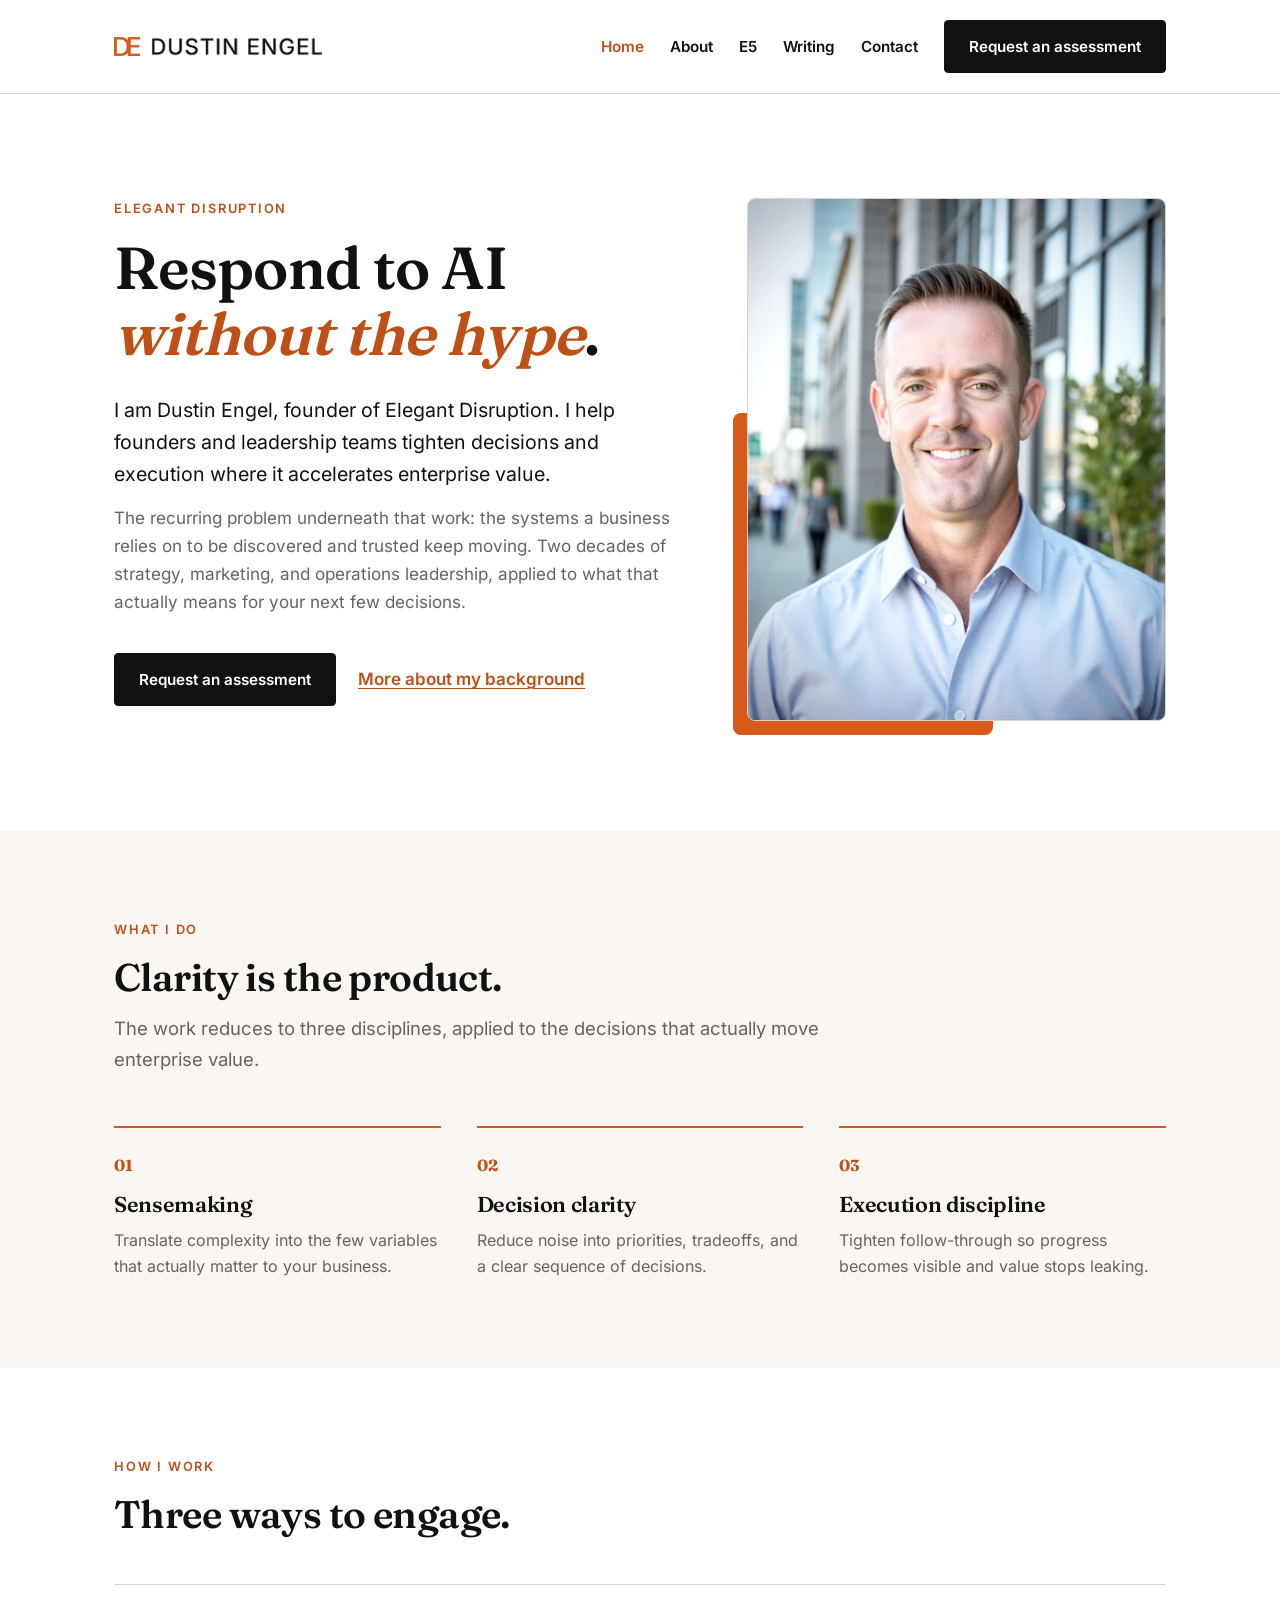
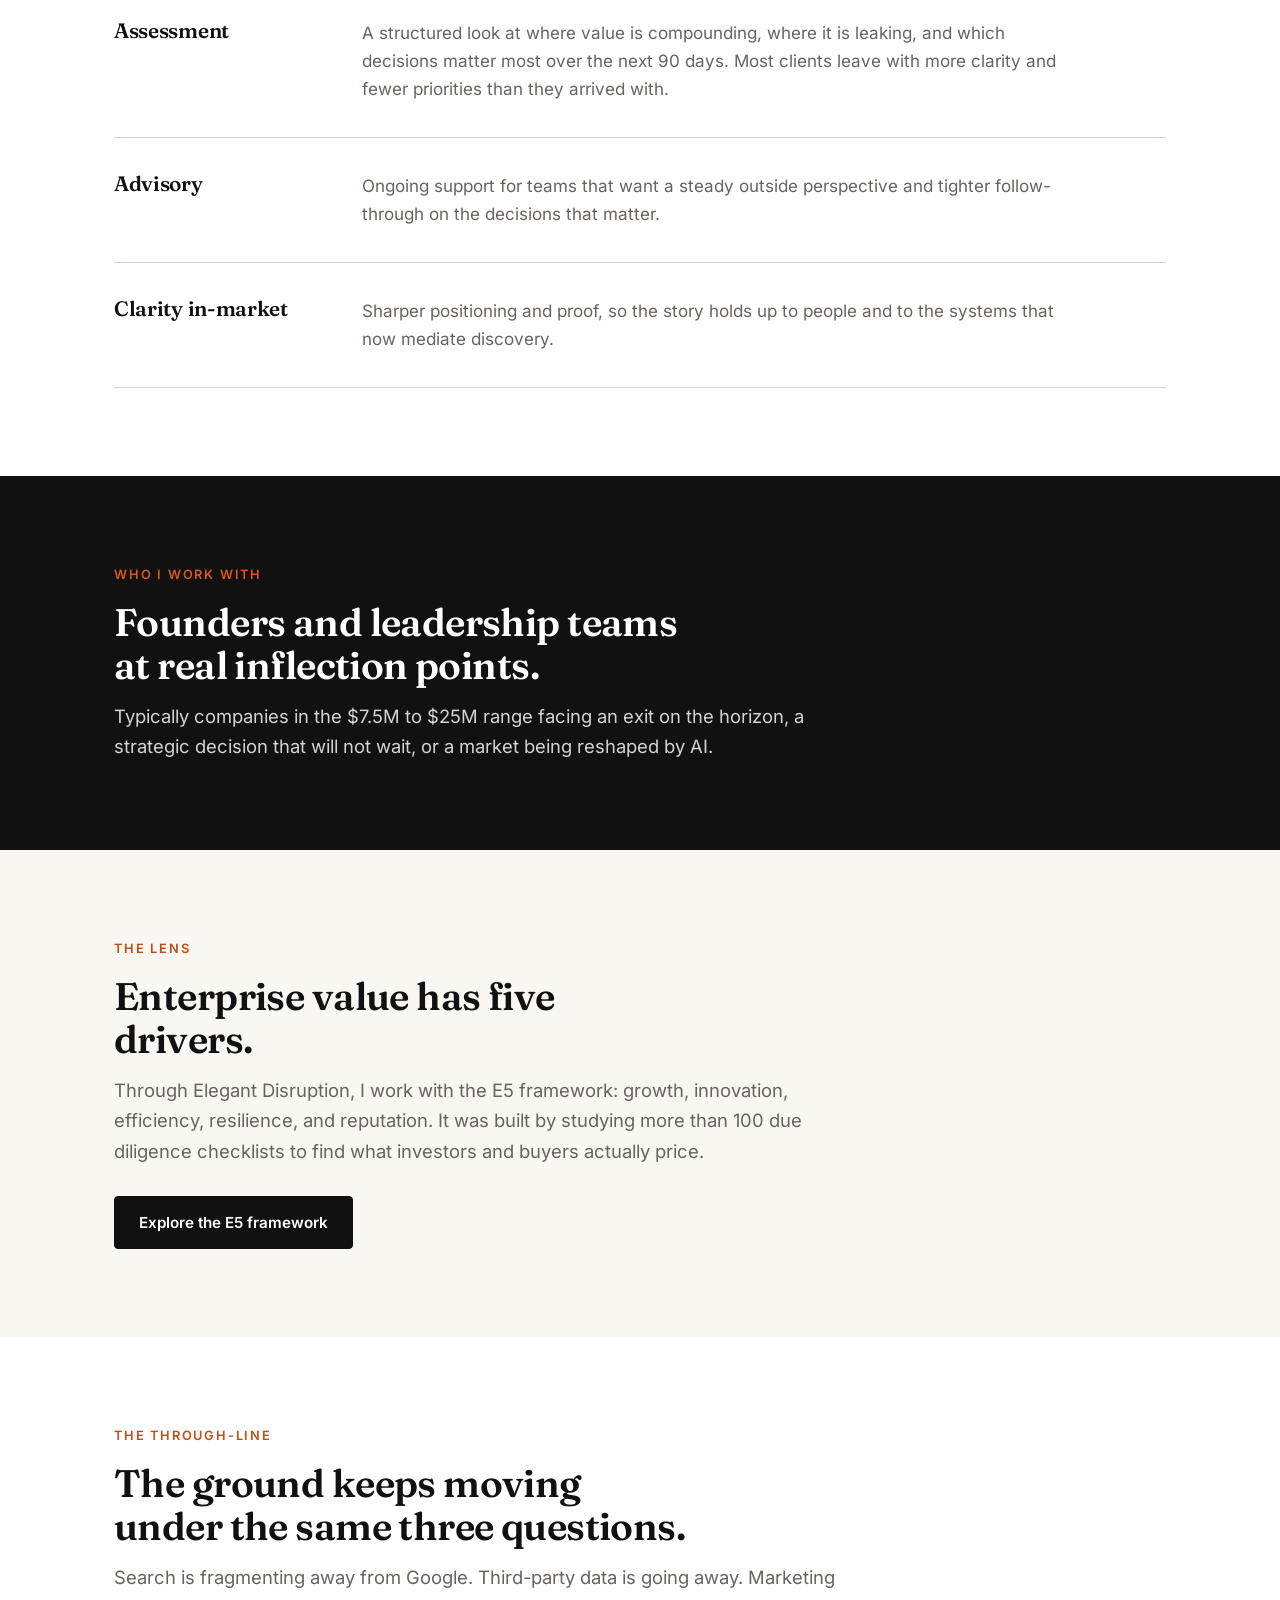
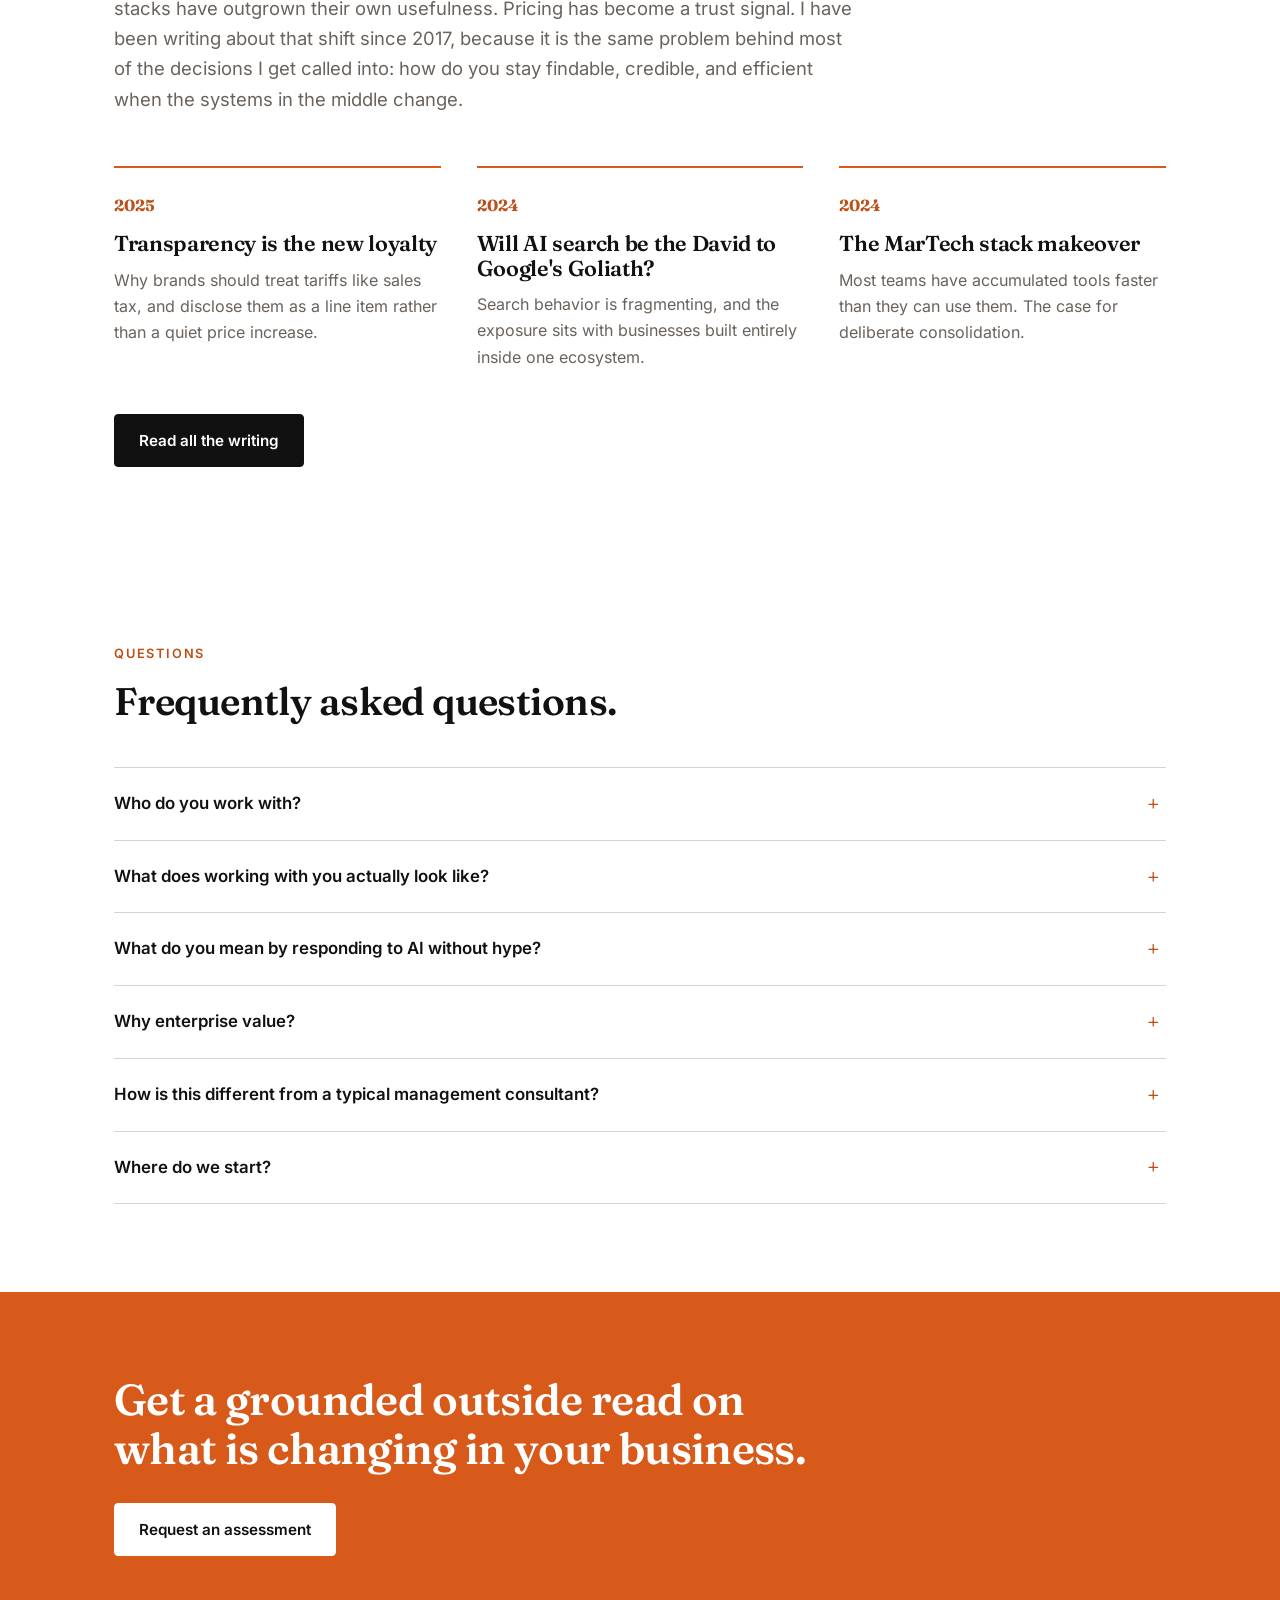
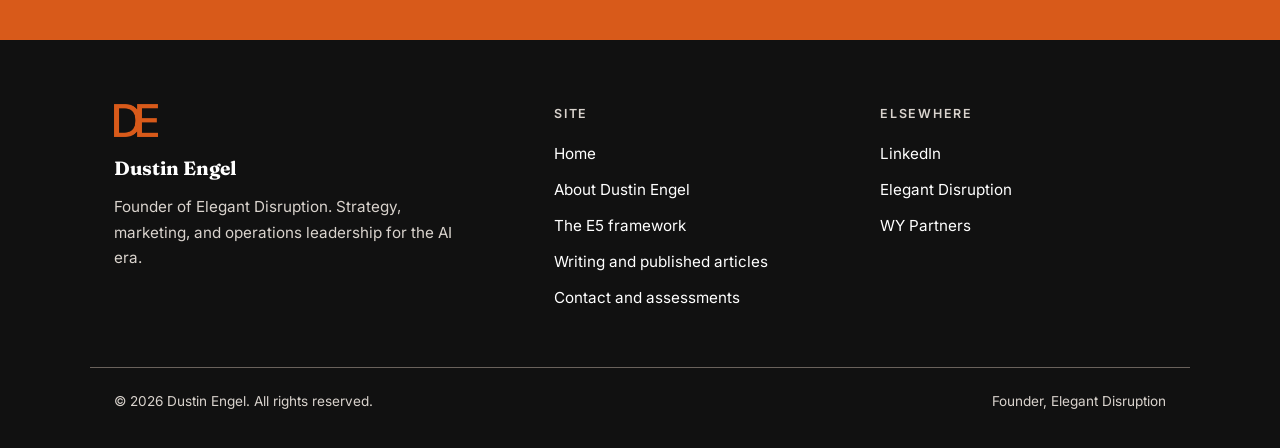
<file: index.html>
<!DOCTYPE html>
<html lang="en">
<head>
<meta charset="utf-8">
<meta name="viewport" content="width=device-width, initial-scale=1">
<title>Dustin Engel | AI-Era Strategy Advisory for Founders</title>
<meta name="description" content="Dustin Engel, founder of Elegant Disruption, helps founders stay findable, credible, and efficient as AI reshapes the systems in the middle.">
<link rel="canonical" href="https://dustin.jakelabate.com/">
<link rel="icon" href="favicon.ico" sizes="48x48">
<link rel="apple-touch-icon" href="apple-touch-icon.png">
<meta property="og:type" content="profile">
<meta property="og:site_name" content="Dustin Engel">
<meta property="og:title" content="Dustin Engel | AI-Era Strategy Advisory for Founders">
<meta property="og:description" content="Advisory for founders and leadership teams responding to AI without hype: sensemaking, decision clarity, and execution discipline.">
<meta property="og:url" content="https://dustin.jakelabate.com/">
<meta property="og:image" content="https://dustin.jakelabate.com/img/og/index.png">
<meta property="og:image:width" content="1200">
<meta property="og:image:height" content="630">
<meta property="og:image:alt" content="Dustin Engel, AI-era strategy advisory for founders">
<meta name="twitter:card" content="summary_large_image">
<meta name="twitter:image" content="https://dustin.jakelabate.com/img/og/index.png">
<link rel="stylesheet" href="fonts/fonts.css">
<link rel="preload" as="font" type="font/woff2" href="fonts/fraunces-latin-600-normal.woff2" crossorigin>
<link rel="preload" as="font" type="font/woff2" href="fonts/inter-latin-400-normal.woff2" crossorigin>
<script type="application/ld+json">
{
  "@context": "https://schema.org",
  "@graph": [
    {
      "@type": "WebSite",
      "@id": "https://dustin.jakelabate.com/#website",
      "url": "https://dustin.jakelabate.com/",
      "name": "Dustin Engel",
      "publisher": { "@id": "https://dustin.jakelabate.com/#person" }
    },
    {
      "@type": "WebPage",
      "@id": "https://dustin.jakelabate.com/#webpage",
      "url": "https://dustin.jakelabate.com/",
      "name": "Dustin Engel | AI-Era Strategy Advisory for Founders",
      "isPartOf": { "@id": "https://dustin.jakelabate.com/#website" },
      "about": { "@id": "https://dustin.jakelabate.com/#person" }
    },
    {
      "@type": "Person",
      "@id": "https://dustin.jakelabate.com/#person",
      "name": "Dustin Engel",
      "url": "https://dustin.jakelabate.com/",
      "image": "https://dustin.jakelabate.com/img/dustin-engel-headshot.png",
      "jobTitle": "Founder and Principal Consultant",
      "description": "Strategy, marketing, and operations leader with two decades of experience across agencies, marketing technology, and corporate development. Founder of Elegant Disruption.",
      "worksFor": { "@id": "https://dustin.jakelabate.com/#org" },
      "alumniOf": { "@type": "CollegeOrUniversity", "name": "Seattle University" },
      "sameAs": [
        "https://www.dustinengel.com/",
        "https://www.linkedin.com/in/dustin/",
        "https://www.elegantdisruption.com/team",
        "https://wypartners.com/team/dustin-engel/",
        "https://www.aaaa.org/person/dustin-engel/"
      ]
    },
    {
      "@type": "Organization",
      "@id": "https://dustin.jakelabate.com/#org",
      "name": "Elegant Disruption",
      "url": "https://www.elegantdisruption.com/",
      "description": "Strategy and management consulting focused on unlocking enterprise value for marketing services and technology clients.",
      "founder": { "@id": "https://dustin.jakelabate.com/#person" }
    },
    {
      "@type": "FAQPage",
      "@id": "https://dustin.jakelabate.com/#faq",
      "mainEntity": [
        {
          "@type": "Question",
          "name": "Who do you work with?",
          "acceptedAnswer": { "@type": "Answer", "text": "Founders and leadership teams, typically at companies in the $7.5M to $25M range, who are navigating real inflection points: an exit on the horizon, a strategic decision that will not wait, or a market being reshaped by AI." }
        },
        {
          "@type": "Question",
          "name": "What does working with you actually look like?",
          "acceptedAnswer": { "@type": "Answer", "text": "There are two main ways we work together. An assessment is a structured engagement where we look honestly at where value is compounding, where it is leaking, and which decisions matter most over the next 90 days. Advisory is ongoing support for teams that want a steady outside perspective and tighter follow-through." }
        },
        {
          "@type": "Question",
          "name": "What do you mean by responding to AI without hype?",
          "acceptedAnswer": { "@type": "Answer", "text": "Most of the AI conversation right now is noisy, either breathless excitement or vague fear. Neither is useful when you are trying to run a business. The useful work is grounding AI choices in your actual decisions and economics, and tightening execution where it accelerates enterprise value." }
        },
        {
          "@type": "Question",
          "name": "Why enterprise value?",
          "acceptedAnswer": { "@type": "Answer", "text": "Enterprise value is shorthand for what actually compounds over time, versus what just creates motion." }
        },
        {
          "@type": "Question",
          "name": "How is this different from a typical management consultant?",
          "acceptedAnswer": { "@type": "Answer", "text": "No team of analysts, and no 90-page report. The work is hands-on, direct, and focused on the decisions in front of you right now." }
        },
        {
          "@type": "Question",
          "name": "Where do we start?",
          "acceptedAnswer": { "@type": "Answer", "text": "Request an assessment. It is a structured conversation about where you are, what is driving your priorities, and whether there is a clear fit." }
        }
      ]
    }
  ]
}
</script>
<style>
/* Shared styles inlined into every page. Source of truth for the design system. */
:root{
  --ink:#111111;
  --paper:#ffffff;
  --cream:#faf6f2;
  --muted:#6a625c;
  --brand:#d85a1a;
  --brand-text:#bd4f17;
  --brand-text-dark:#d85a1a;
  --paper-dim:#d9d3cd;
}
*{box-sizing:border-box;margin:0;padding:0}
html{scroll-behavior:smooth}
body{
  font-family:'Inter','Inter Fallback',Arial,sans-serif;
  color:var(--ink);
  background:var(--paper);
  font-size:1.0625rem;
  line-height:1.65;
  -webkit-font-smoothing:antialiased;
}
h1,h2,h3{font-family:'Fraunces','Fraunces Fallback',Georgia,serif;font-weight:600;line-height:1.12;letter-spacing:-0.015em}
img{max-width:100%;height:auto;display:block}
a{color:var(--brand-text);text-decoration-thickness:1px;text-underline-offset:3px}
a:hover{text-decoration-thickness:2px}
:focus-visible{outline:3px solid var(--brand);outline-offset:2px;border-radius:2px}
.wrap{max-width:1100px;margin:0 auto;padding:0 24px}
.skip{position:absolute;left:-9999px;top:0;background:var(--ink);color:var(--paper);padding:10px 16px;z-index:99}
.skip:focus{left:12px;top:12px}

/* Header */
.site-header{background:var(--paper);border-bottom:1px solid var(--paper-dim)}
.nav-row{display:flex;align-items:center;justify-content:space-between;gap:20px;padding:20px 24px}
.wordmark{display:flex;align-items:center;gap:11px;text-decoration:none}
.wordmark img.mark{width:26px;height:auto}
.wordmark img.type{width:172px;height:auto}
.site-nav{display:flex;align-items:center;gap:26px}
.site-nav a{color:var(--ink);text-decoration:none;font-size:0.95rem;font-weight:600}
.site-nav a:hover{color:var(--brand-text)}
.site-nav a[aria-current="page"]{color:var(--brand-text)}
.site-nav a.btn{color:var(--paper)}
.site-nav a.btn:hover{color:var(--paper)}

/* Buttons */
.btn{display:inline-block;background:var(--ink);color:var(--paper);font-weight:600;font-size:0.95rem;padding:13px 24px;border-radius:4px;text-decoration:none;border:1px solid var(--ink)}
.btn:hover{background:var(--brand);border-color:var(--brand)}
.btn-on-dark{background:var(--paper);color:var(--ink);border-color:var(--paper)}
.btn-on-dark:hover{background:var(--cream);border-color:var(--cream);color:var(--ink)}
.text-link{font-weight:600}

/* Sections */
.section{padding:88px 0}
.section-cream{background:var(--cream)}
.section-dark{background:var(--ink);color:var(--paper)}
.section-dark a{color:var(--brand-text-dark)}
.kicker{display:block;font-size:0.8rem;font-weight:600;letter-spacing:0.14em;text-transform:uppercase;color:var(--brand-text);margin-bottom:16px}
.section-dark .kicker{color:var(--brand-text-dark)}
.section h2{font-size:clamp(1.7rem,3.4vw,2.4rem);margin-bottom:14px;max-width:22ch}
.section .lede{font-size:1.15rem;color:var(--muted);max-width:62ch}
.section-dark .lede{color:var(--paper-dim)}
.rule{border:none;border-top:3px solid var(--brand);width:56px;margin:0 0 22px}

/* Hero */
.hero{padding:104px 0 96px}
.hero h1{font-size:clamp(2.3rem,5.4vw,3.7rem);max-width:20ch;margin-bottom:26px}
.hero h1 em{font-style:italic;color:var(--brand-text)}
.hero .intro{font-size:1.22rem;max-width:58ch;margin-bottom:14px}
.hero .sub{color:var(--muted);max-width:58ch;margin-bottom:36px}
.cta-row{display:flex;flex-wrap:wrap;gap:22px;align-items:center}

/* Card grid */
.grid-3{display:grid;grid-template-columns:repeat(3,1fr);gap:36px;margin-top:52px}
.card{border-top:2px solid var(--brand);padding-top:24px}
.card .num{font-family:'Fraunces','Fraunces Fallback',Georgia,serif;font-weight:700;font-size:1rem;color:var(--brand-text);display:block;margin-bottom:14px}
.card h3{font-size:1.35rem;margin-bottom:10px}
.card p{color:var(--muted);font-size:1rem}
.section-cream .card p{color:var(--muted)}

/* Engagement rows */
.rows{margin-top:48px;display:grid;gap:0}
.row-item{display:grid;grid-template-columns:220px 1fr;gap:28px;padding:34px 0;border-top:1px solid var(--paper-dim)}
.row-item:last-child{border-bottom:1px solid var(--paper-dim)}
.row-item h3{font-size:1.3rem}
.row-item p{color:var(--muted);max-width:64ch}

/* FAQ */
.faq{margin-top:44px}
.faq details{border-top:1px solid var(--paper-dim)}
.faq details:last-child{border-bottom:1px solid var(--paper-dim)}
.faq summary{cursor:pointer;font-weight:600;font-size:1.05rem;padding:22px 36px 22px 0;list-style:none;position:relative}
.faq summary::-webkit-details-marker{display:none}
.faq summary::after{content:"+";position:absolute;right:6px;top:50%;transform:translateY(-50%);font-family:'Fraunces','Fraunces Fallback',Georgia,serif;font-size:1.4rem;color:var(--brand-text)}
.faq details[open] summary::after{content:"\2212"}
.faq .answer{padding:0 0 24px;color:var(--muted);max-width:68ch}

/* CTA band */
.cta-band{background:var(--brand);padding:84px 0}
.cta-band h2{color:var(--paper);font-size:clamp(1.9rem,4vw,2.7rem);max-width:24ch;margin-bottom:30px}

/* Footer */
.site-footer{background:var(--ink);color:var(--paper);padding:64px 0 36px}
.footer-grid{display:grid;grid-template-columns:1.4fr 1fr 1fr;gap:40px}
.footer-mark{width:44px;height:auto;margin-bottom:16px}
.footer-name{font-family:'Fraunces','Fraunces Fallback',Georgia,serif;font-weight:700;font-size:1.2rem;margin-bottom:10px}
.footer-sub{color:var(--paper-dim);font-size:0.95rem;max-width:34ch}
.footer-h{font-size:0.78rem;font-weight:600;letter-spacing:0.14em;text-transform:uppercase;color:var(--paper-dim);margin-bottom:14px}
.footer-col ul{list-style:none}
.footer-col li{margin-bottom:8px}
.footer-col a{color:var(--paper);text-decoration:none;font-size:0.95rem}
.footer-col a:hover{color:var(--brand-text-dark);text-decoration:underline}
.footer-legal{margin-top:48px;padding-top:22px;border-top:1px solid var(--muted);color:var(--paper-dim);font-size:0.85rem;display:flex;justify-content:space-between;flex-wrap:wrap;gap:10px}

/* About page */
.bio-grid{display:grid;grid-template-columns:1.3fr 1fr;gap:56px;align-items:start}
.bio-grid > *{min-width:0}
.bio-grid img{width:100%;height:auto;border-radius:8px;border:1px solid var(--paper-dim)}
.photo-accent{padding:0 0 14px 14px;position:relative}
.photo-accent::before{content:"";position:absolute;left:0;bottom:0;width:60%;height:60%;background:var(--brand);border-radius:8px}
.photo-accent img{position:relative}
.photo-sticky{position:sticky;top:32px}
.chapter{display:grid;grid-template-columns:260px 1fr;gap:28px;padding:30px 0;border-top:1px solid var(--paper-dim)}
.chapter:last-child{border-bottom:1px solid var(--paper-dim)}
.chapter h3{font-size:1.2rem}
.chapter .num{font-family:'Fraunces','Fraunces Fallback',Georgia,serif;font-weight:700;color:var(--brand-text);display:block;font-size:1rem;margin-bottom:4px}
.chapter .org-note{font-size:0.9rem;color:var(--brand-text);font-weight:600}
.chapter p{color:var(--muted);max-width:60ch}
.fact-list{list-style:none;margin-top:26px}
.fact-list li{padding:14px 0 14px 26px;border-top:1px solid var(--paper-dim);position:relative;color:var(--muted)}
.fact-list li::before{content:"";position:absolute;left:2px;top:24px;width:9px;height:9px;background:var(--brand);border-radius:50%}
.fact-list li strong{color:var(--ink)}

/* Contact page */
.contact-grid{display:grid;grid-template-columns:1.2fr 1fr;gap:56px;margin-top:52px}
.contact-card{background:var(--cream);border-top:2px solid var(--brand);padding:30px;border-radius:6px}
.contact-card h3{font-size:1.2rem;margin-bottom:10px}
.contact-card p{color:var(--muted);font-size:1rem;margin-bottom:14px}

@media (max-width:860px){
  .photo-sticky{position:static}
  .wordmark img.type{width:140px}
  .wordmark img.mark{width:22px}
  .grid-3{grid-template-columns:1fr;gap:30px}
  .row-item,.chapter{grid-template-columns:1fr;gap:8px}
  .bio-grid,.contact-grid{grid-template-columns:1fr;gap:36px}
  .footer-grid{grid-template-columns:1fr;gap:32px}
  .section{padding:64px 0}
  .hero{padding:72px 0 64px}
  .site-nav{gap:16px}
  .site-nav .btn{display:none}
}

@media (max-width:620px){
  .nav-row{padding:16px 20px;gap:12px}
  .wordmark img.type{display:none}
  .wordmark img.mark{width:28px}
  .site-nav{gap:15px}
  .site-nav a{font-size:0.9rem}
  .wrap{padding:0 20px}
}

/* Writing list */
.pieces{margin-top:52px}
.piece{display:grid;grid-template-columns:170px 1fr;gap:32px;padding:32px 0;border-top:1px solid var(--paper-dim)}
.piece:last-child{border-bottom:1px solid var(--paper-dim)}
.piece .meta{font-size:0.85rem;font-weight:600;letter-spacing:0.08em;text-transform:uppercase;color:var(--brand-text)}
.piece .date{display:block;color:var(--muted);font-weight:400;letter-spacing:0.02em;text-transform:none;font-size:0.92rem;margin-top:5px}
.piece h3{font-size:1.3rem;margin-bottom:9px;max-width:34ch}
.piece h3 a{color:var(--ink);text-decoration:none}
.piece h3 a:hover{color:var(--brand-text);text-decoration:underline}
.piece p{color:var(--muted);max-width:62ch;margin-bottom:12px}
.piece .go{font-size:0.92rem;font-weight:600}
.quote{border-left:3px solid var(--brand);padding:2px 0 2px 20px;margin:16px 0 0;font-family:'Fraunces','Fraunces Fallback',Georgia,serif;font-size:1.12rem;line-height:1.45;max-width:48ch;color:var(--ink)}
/* Deals */
.deals{display:grid;grid-template-columns:repeat(3,1fr);gap:32px;margin-top:48px}
.deal{background:var(--paper);border-top:3px solid var(--brand);padding:26px 24px 28px;border-radius:0 0 6px 6px}
.section-cream .deal{background:var(--paper)}
.deal h3{font-size:1.25rem;margin-bottom:8px}
.deal p{color:var(--muted);font-size:0.97rem}
@media (max-width:860px){
  .piece{grid-template-columns:1fr;gap:10px}
  .deals{grid-template-columns:1fr;gap:22px}
}
@media (max-width:620px){
  .site-nav{gap:13px}
  .site-nav a{font-size:0.86rem}
}
</style>
</head>
<body>
<a class="skip" href="#main">Skip to content</a>
<header class="site-header">
  <div class="wrap nav-row">
    <a class="wordmark" href="index.html" aria-label="Dustin Engel, home">
      <img class="mark" src="img/logo-orange.png" alt="" width="329" height="244">
      <img class="type" src="img/logo-black.png" alt="Dustin Engel" width="426" height="47">
    </a>
    <nav class="site-nav" aria-label="Main">
      <a href="index.html" aria-current="page">Home</a>
      <a href="about.html">About</a>
      <a href="e5.html">E5</a>
      <a href="writing.html">Writing</a>
      <a href="contact.html">Contact</a>
      <a class="btn" href="contact.html">Request an assessment</a>
    </nav>
  </div>
</header>

<main id="main">
  <section class="hero">
    <div class="wrap">
      <div class="bio-grid">
        <div>
          <span class="kicker">Elegant Disruption</span>
          <h1>Respond to AI <em>without the hype</em>.</h1>
          <p class="intro">I am Dustin Engel, founder of Elegant Disruption. I help founders and leadership teams tighten decisions and execution where it accelerates enterprise value.</p>
          <p class="sub">The recurring problem underneath that work: the systems a business relies on to be discovered and trusted keep moving. Two decades of strategy, marketing, and operations leadership, applied to what that actually means for your next few decisions.</p>
          <div class="cta-row">
            <a class="btn" href="contact.html">Request an assessment</a>
            <a class="text-link" href="about.html">More about my background</a>
          </div>
        </div>
        <div class="photo-accent">
          <img src="img/dustin-engel-headshot.png" alt="Dustin Engel" width="900" height="1125" fetchpriority="high">
        </div>
      </div>
    </div>
  </section>

  <section class="section section-cream">
    <div class="wrap">
      <span class="kicker">What I do</span>
      <h2>Clarity is the product.</h2>
      <p class="lede">The work reduces to three disciplines, applied to the decisions that actually move enterprise value.</p>
      <div class="grid-3">
        <div class="card">
          <span class="num">01</span>
          <h3>Sensemaking</h3>
          <p>Translate complexity into the few variables that actually matter to your business.</p>
        </div>
        <div class="card">
          <span class="num">02</span>
          <h3>Decision clarity</h3>
          <p>Reduce noise into priorities, tradeoffs, and a clear sequence of decisions.</p>
        </div>
        <div class="card">
          <span class="num">03</span>
          <h3>Execution discipline</h3>
          <p>Tighten follow-through so progress becomes visible and value stops leaking.</p>
        </div>
      </div>
    </div>
  </section>

  <section class="section">
    <div class="wrap">
      <span class="kicker">How I work</span>
      <h2>Three ways to engage.</h2>
      <div class="rows">
        <div class="row-item">
          <h3>Assessment</h3>
          <p>A structured look at where value is compounding, where it is leaking, and which decisions matter most over the next 90 days. Most clients leave with more clarity and fewer priorities than they arrived with.</p>
        </div>
        <div class="row-item">
          <h3>Advisory</h3>
          <p>Ongoing support for teams that want a steady outside perspective and tighter follow-through on the decisions that matter.</p>
        </div>
        <div class="row-item">
          <h3>Clarity in-market</h3>
          <p>Sharper positioning and proof, so the story holds up to people and to the systems that now mediate discovery.</p>
        </div>
      </div>
    </div>
  </section>

  <section class="section section-dark">
    <div class="wrap">
      <span class="kicker">Who I work with</span>
      <h2>Founders and leadership teams at real inflection points.</h2>
      <p class="lede">Typically companies in the $7.5M to $25M range facing an exit on the horizon, a strategic decision that will not wait, or a market being reshaped by AI.</p>
    </div>
  </section>

  <section class="section section-cream">
    <div class="wrap">
      <span class="kicker">The lens</span>
      <h2>Enterprise value has five drivers.</h2>
      <p class="lede">Through Elegant Disruption, I work with the E5 framework: growth, innovation, efficiency, resilience, and reputation. It was built by studying more than 100 due diligence checklists to find what investors and buyers actually price.</p>
      <div class="cta-row" style="margin-top:30px">
        <a class="btn" href="e5.html">Explore the E5 framework</a>
      </div>
    </div>
  </section>

  <section class="section">
    <div class="wrap">
      <span class="kicker">The through-line</span>
      <h2>The ground keeps moving under the same three questions.</h2>
      <p class="lede">Search is fragmenting away from Google. Third-party data is going away. Marketing stacks have outgrown their own usefulness. Pricing has become a trust signal. I have been writing about that shift since 2017, because it is the same problem behind most of the decisions I get called into: how do you stay findable, credible, and efficient when the systems in the middle change.</p>
      <div class="grid-3">
        <div class="card">
          <span class="num">2025</span>
          <h3>Transparency is the new loyalty</h3>
          <p>Why brands should treat tariffs like sales tax, and disclose them as a line item rather than a quiet price increase.</p>
        </div>
        <div class="card">
          <span class="num">2024</span>
          <h3>Will AI search be the David to Google's Goliath?</h3>
          <p>Search behavior is fragmenting, and the exposure sits with businesses built entirely inside one ecosystem.</p>
        </div>
        <div class="card">
          <span class="num">2024</span>
          <h3>The MarTech stack makeover</h3>
          <p>Most teams have accumulated tools faster than they can use them. The case for deliberate consolidation.</p>
        </div>
      </div>
      <div class="cta-row" style="margin-top:44px">
        <a class="btn" href="writing.html">Read all the writing</a>
      </div>
    </div>
  </section>

  <section class="section" id="faq">
    <div class="wrap">
      <span class="kicker">Questions</span>
      <h2>Frequently asked questions.</h2>
      <div class="faq">
        <details>
          <summary>Who do you work with?</summary>
          <p class="answer">Founders and leadership teams, typically at companies in the $7.5M to $25M range, who are navigating real inflection points: an exit on the horizon, a strategic decision that will not wait, or a market being reshaped by AI.</p>
        </details>
        <details>
          <summary>What does working with you actually look like?</summary>
          <p class="answer">There are two main ways we work together. An assessment is a structured engagement where we look honestly at where value is compounding, where it is leaking, and which decisions matter most over the next 90 days. Advisory is ongoing support for teams that want a steady outside perspective and tighter follow-through.</p>
        </details>
        <details>
          <summary>What do you mean by responding to AI without hype?</summary>
          <p class="answer">Most of the AI conversation right now is noisy, either breathless excitement or vague fear. Neither is useful when you are trying to run a business. The useful work is grounding AI choices in your actual decisions and economics, and tightening execution where it accelerates enterprise value.</p>
        </details>
        <details>
          <summary>Why enterprise value?</summary>
          <p class="answer">Enterprise value is shorthand for what actually compounds over time, versus what just creates motion.</p>
        </details>
        <details>
          <summary>How is this different from a typical management consultant?</summary>
          <p class="answer">No team of analysts, and no 90-page report. The work is hands-on, direct, and focused on the decisions in front of you right now.</p>
        </details>
        <details>
          <summary>Where do we start?</summary>
          <p class="answer">Request an assessment. It is a structured conversation about where you are, what is driving your priorities, and whether there is a clear fit.</p>
        </details>
      </div>
    </div>
  </section>

  <section class="cta-band">
    <div class="wrap">
      <h2>Get a grounded outside read on what is changing in your business.</h2>
      <a class="btn btn-on-dark" href="contact.html">Request an assessment</a>
    </div>
  </section>
</main>

<footer class="site-footer">
  <div class="wrap footer-grid">
    <div>
      <img class="footer-mark" src="img/logo-orange.png" alt="Dustin Engel" width="329" height="244">
      <p class="footer-name">Dustin Engel</p>
      <p class="footer-sub">Founder of Elegant Disruption. Strategy, marketing, and operations leadership for the AI era.</p>
    </div>
    <nav class="footer-col" aria-label="Footer">
      <p class="footer-h">Site</p>
      <ul>
        <li><a href="index.html">Home</a></li>
        <li><a href="about.html">About Dustin Engel</a></li>
        <li><a href="e5.html">The E5 framework</a></li>
        <li><a href="writing.html">Writing and published articles</a></li>
        <li><a href="contact.html">Contact and assessments</a></li>
      </ul>
    </nav>
    <div class="footer-col">
      <p class="footer-h">Elsewhere</p>
      <ul>
        <li><a href="https://www.linkedin.com/in/dustin/" rel="noopener">LinkedIn</a></li>
        <li><a href="https://www.elegantdisruption.com/" rel="noopener">Elegant Disruption</a></li>
        <li><a href="https://wypartners.com/team/dustin-engel/" rel="noopener">WY Partners</a></li>
      </ul>
    </div>
  </div>
  <div class="wrap footer-legal">
    <p>&copy; 2026 Dustin Engel. All rights reserved.</p>
    <p>Founder, Elegant Disruption</p>
  </div>
</footer>
</body>
</html>
</file>
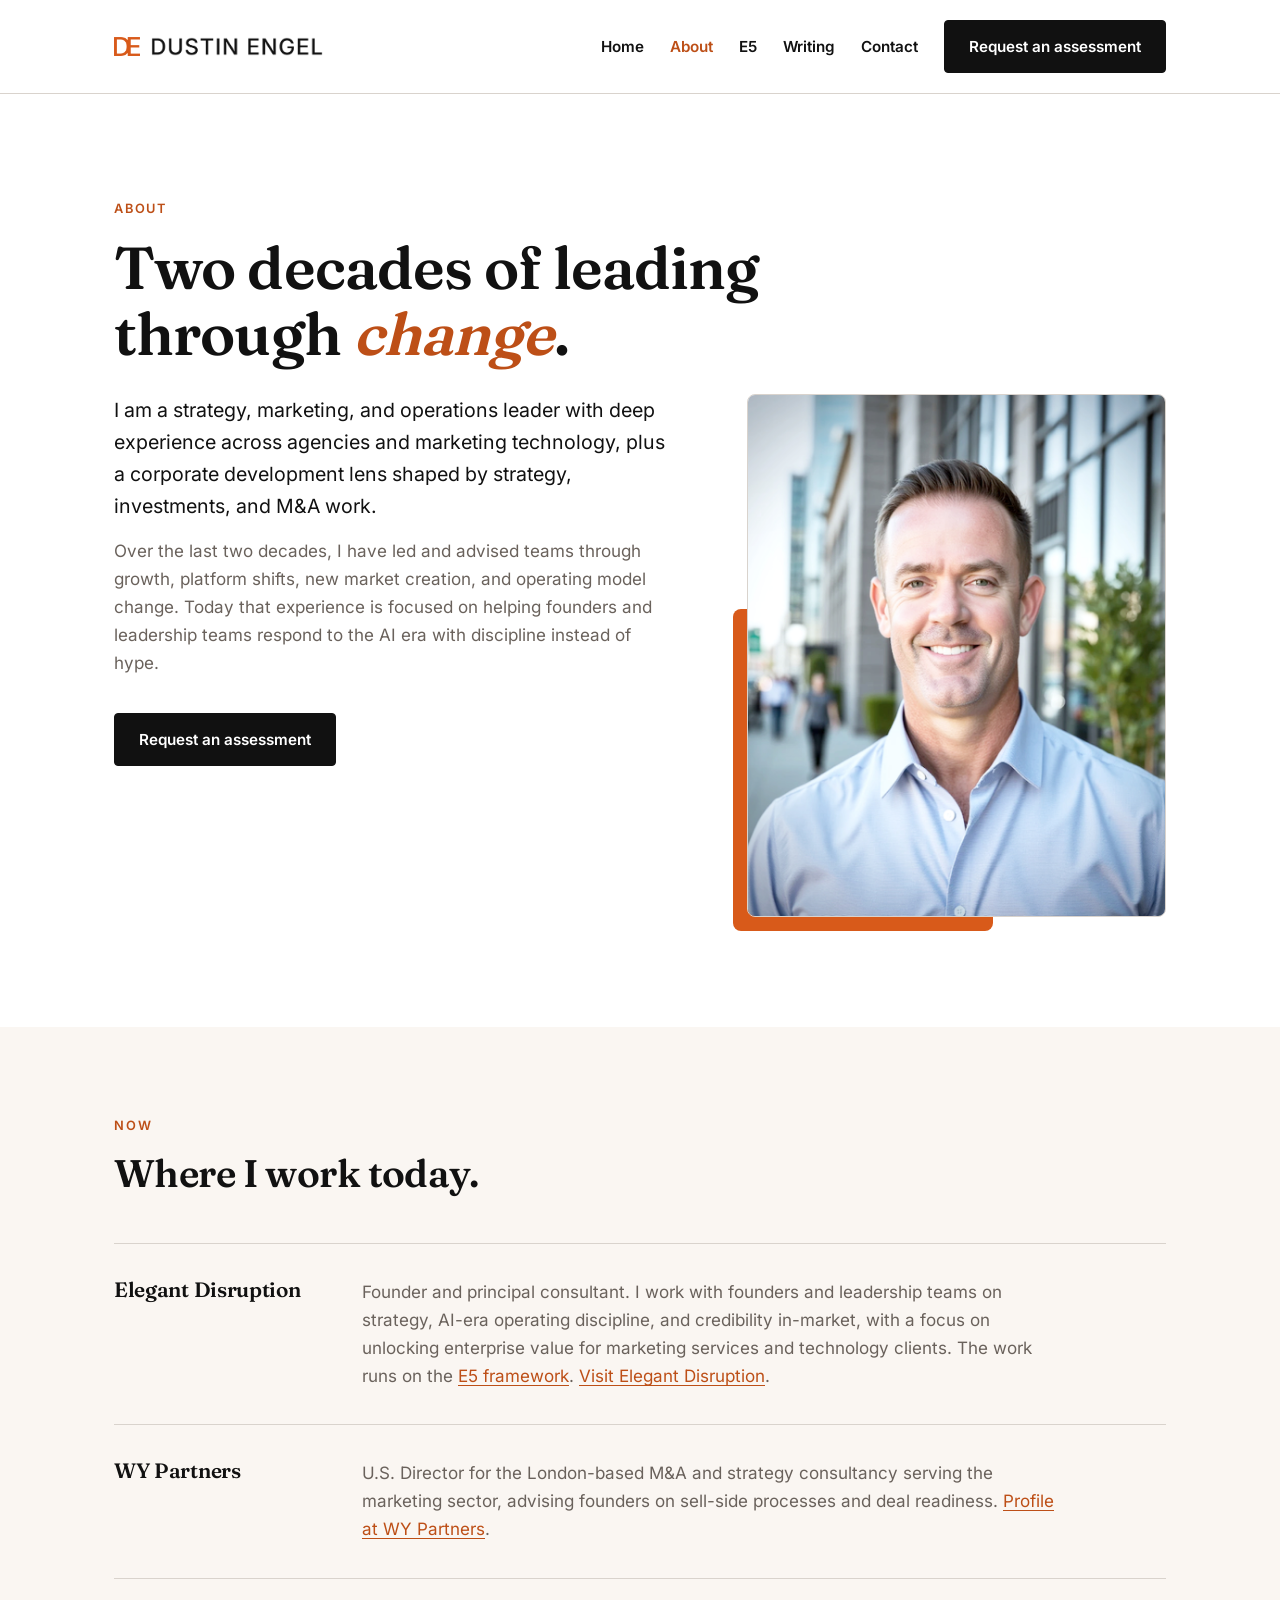
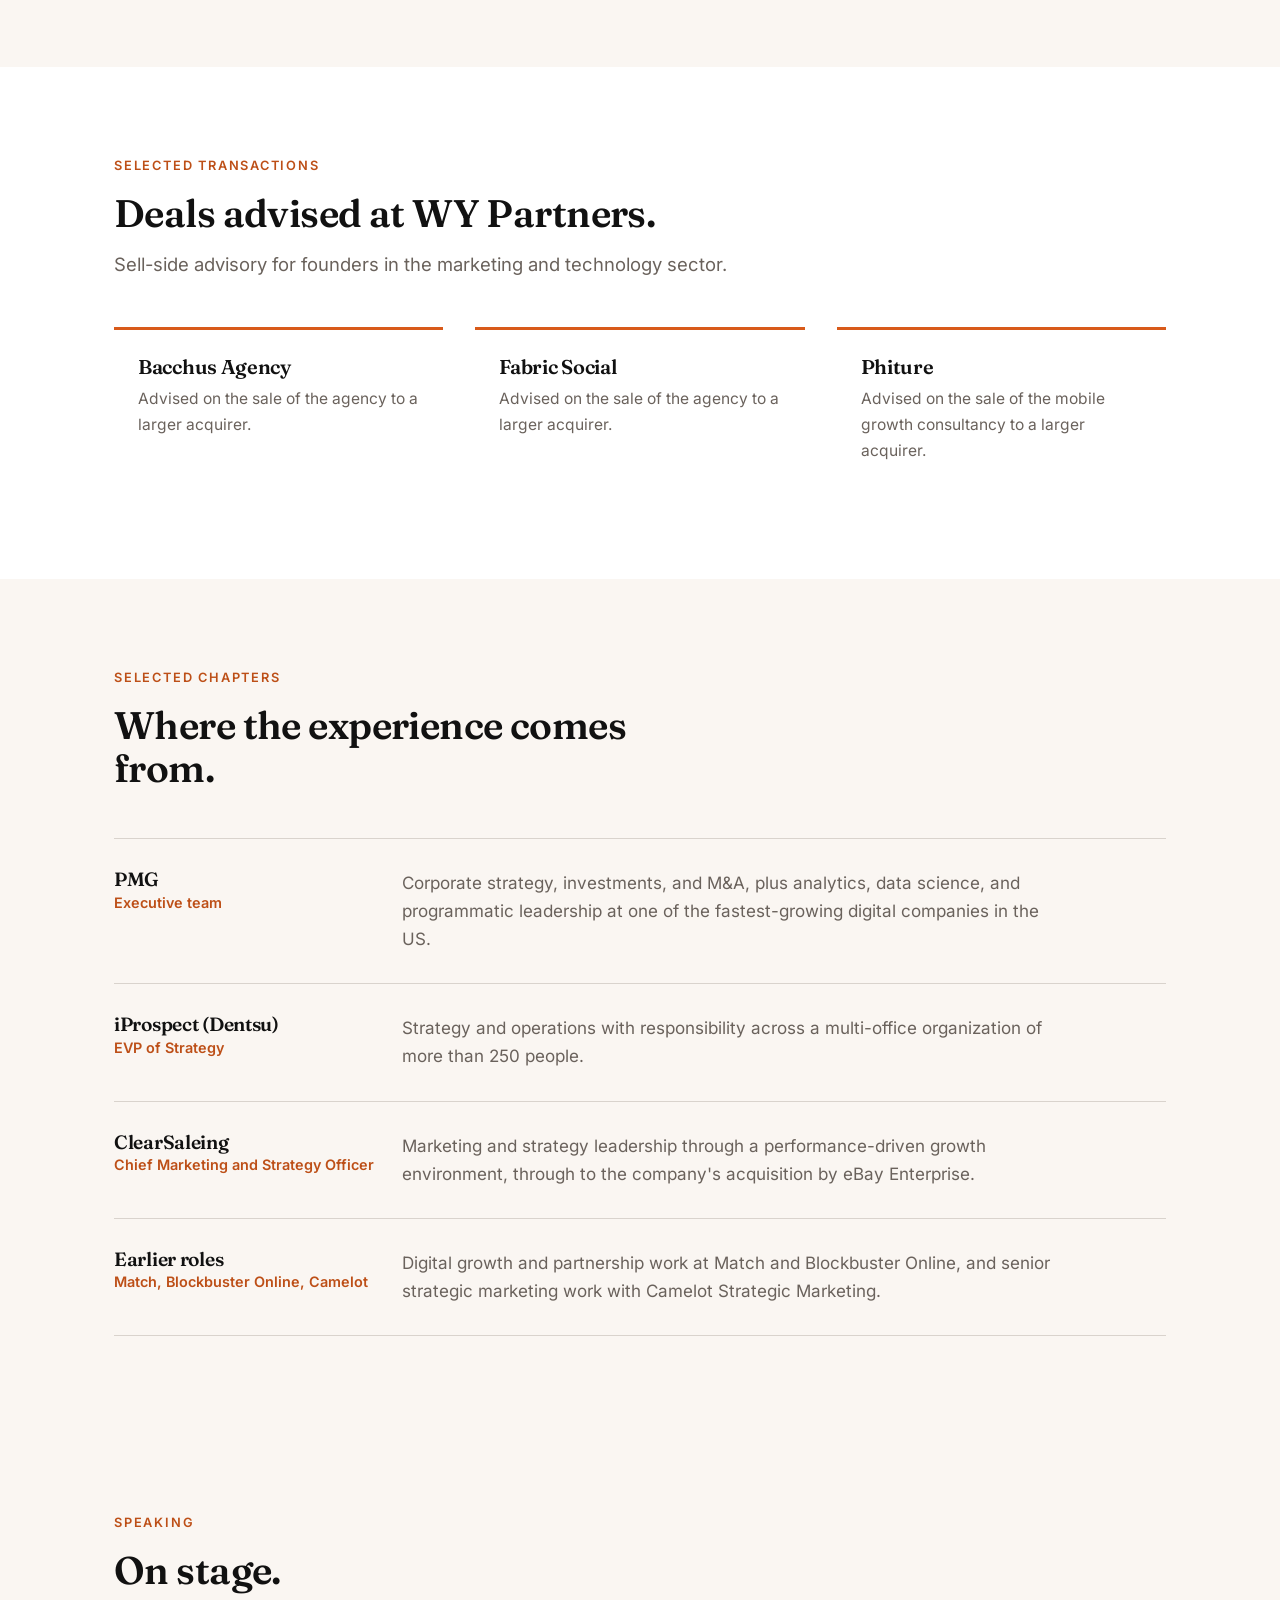
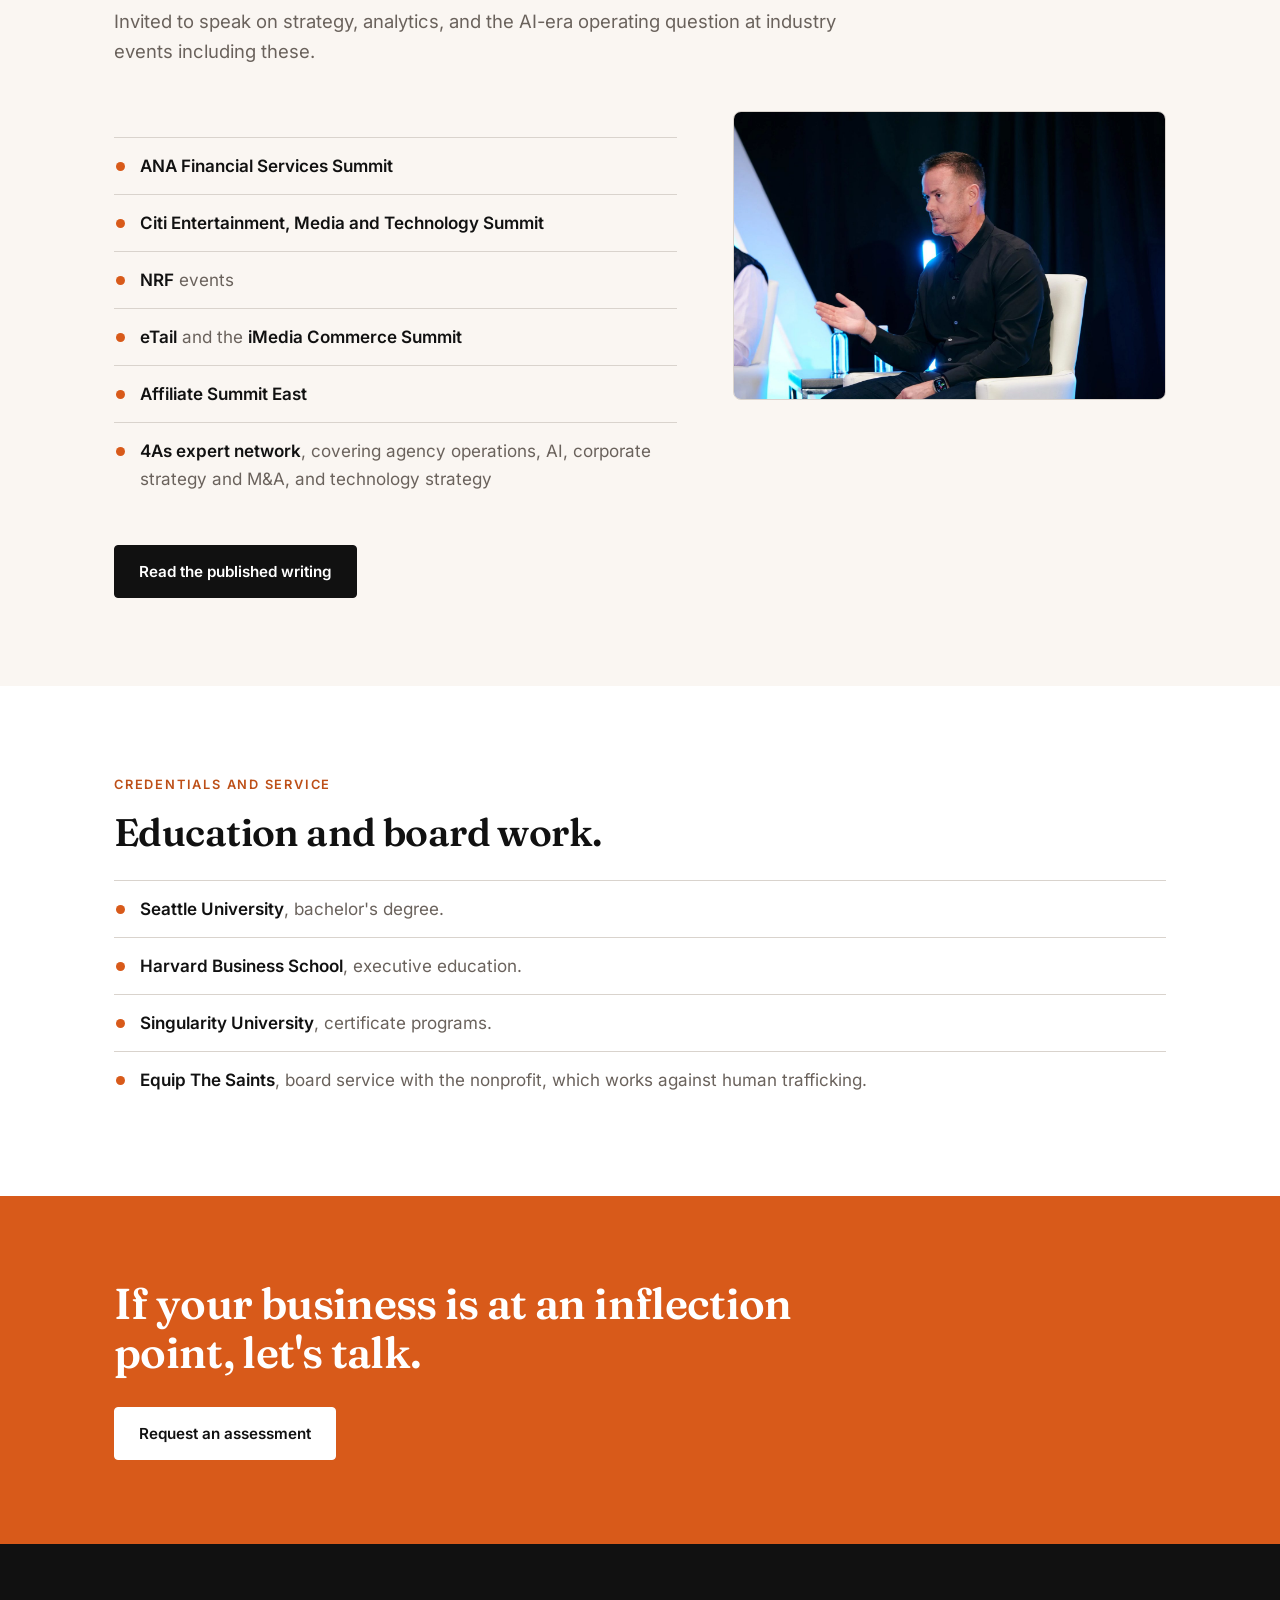
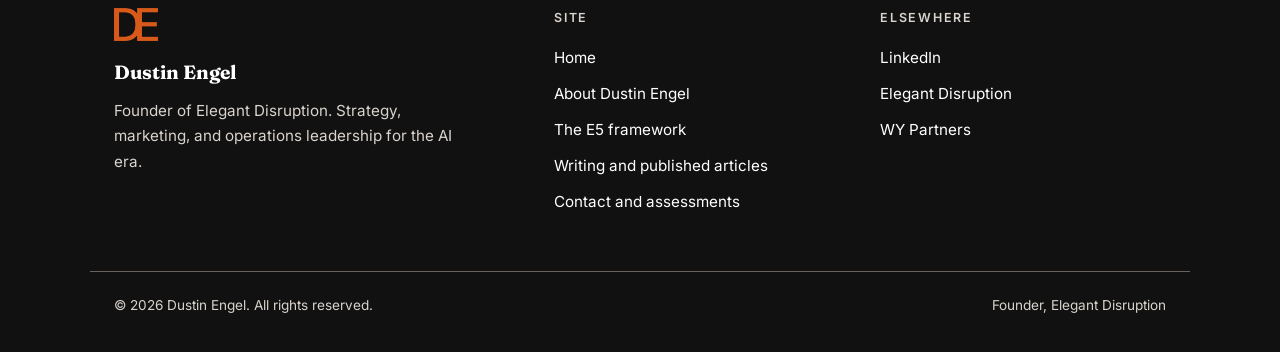
<file: about.html>
<!DOCTYPE html>
<html lang="en">
<head>
<meta charset="utf-8">
<meta name="viewport" content="width=device-width, initial-scale=1">
<title>About Dustin Engel | Founder of Elegant Disruption</title>
<meta name="description" content="Two decades of strategy, marketing, and operations leadership across PMG, iProspect, and ClearSaleing. Now advising founders through the AI era.">
<link rel="canonical" href="https://dustin.jakelabate.com/about.html">
<link rel="icon" href="favicon.ico" sizes="48x48">
<link rel="apple-touch-icon" href="apple-touch-icon.png">
<meta property="og:type" content="profile">
<meta property="og:site_name" content="Dustin Engel">
<meta property="og:title" content="About Dustin Engel | Founder of Elegant Disruption">
<meta property="og:description" content="Strategy, marketing, and operations leader. PMG, iProspect, ClearSaleing, Match, and Blockbuster Online, now founder of Elegant Disruption and U.S. Director at WY Partners.">
<meta property="og:url" content="https://dustin.jakelabate.com/about.html">
<meta property="og:image" content="https://dustin.jakelabate.com/img/og/about.png">
<meta property="og:image:width" content="1200">
<meta property="og:image:height" content="630">
<meta property="og:image:alt" content="About Dustin Engel, founder of Elegant Disruption">
<meta name="twitter:card" content="summary_large_image">
<meta name="twitter:image" content="https://dustin.jakelabate.com/img/og/about.png">
<link rel="stylesheet" href="fonts/fonts.css">
<link rel="preload" as="font" type="font/woff2" href="fonts/fraunces-latin-600-normal.woff2" crossorigin>
<link rel="preload" as="font" type="font/woff2" href="fonts/inter-latin-400-normal.woff2" crossorigin>
<script type="application/ld+json">
{
  "@context": "https://schema.org",
  "@graph": [
    {
      "@type": "WebSite",
      "@id": "https://dustin.jakelabate.com/#website",
      "url": "https://dustin.jakelabate.com/",
      "name": "Dustin Engel",
      "publisher": { "@id": "https://dustin.jakelabate.com/#person" }
    },
    {
      "@type": "AboutPage",
      "@id": "https://dustin.jakelabate.com/about.html#webpage",
      "url": "https://dustin.jakelabate.com/about.html",
      "name": "About Dustin Engel | Founder of Elegant Disruption",
      "isPartOf": { "@id": "https://dustin.jakelabate.com/#website" },
      "about": { "@id": "https://dustin.jakelabate.com/#person" }
    },
    {
      "@type": "Person",
      "@id": "https://dustin.jakelabate.com/#person",
      "name": "Dustin Engel",
      "url": "https://dustin.jakelabate.com/",
      "image": "https://dustin.jakelabate.com/img/dustin-engel-headshot.png",
      "jobTitle": "Founder and Principal Consultant",
      "description": "Strategy, marketing, and operations leader with two decades of experience across agencies, marketing technology, and corporate development. Founder of Elegant Disruption.",
      "worksFor": { "@id": "https://dustin.jakelabate.com/#org" },
      "alumniOf": { "@type": "CollegeOrUniversity", "name": "Seattle University" },
      "sameAs": [
        "https://www.dustinengel.com/",
        "https://www.linkedin.com/in/dustin/",
        "https://www.elegantdisruption.com/team",
        "https://wypartners.com/team/dustin-engel/",
        "https://www.aaaa.org/person/dustin-engel/"
      ]
    },
    {
      "@type": "Organization",
      "@id": "https://dustin.jakelabate.com/#org",
      "name": "Elegant Disruption",
      "url": "https://www.elegantdisruption.com/",
      "description": "Strategy and management consulting focused on unlocking enterprise value for marketing services and technology clients.",
      "founder": { "@id": "https://dustin.jakelabate.com/#person" }
    },
    {
      "@type": "BreadcrumbList",
      "@id": "https://dustin.jakelabate.com/about.html#breadcrumbs",
      "itemListElement": [
        { "@type": "ListItem", "position": 1, "name": "Home", "item": "https://dustin.jakelabate.com/" },
        { "@type": "ListItem", "position": 2, "name": "About", "item": "https://dustin.jakelabate.com/about.html" }
      ]
    }
  ]
}
</script>
<style>
/* Shared styles inlined into every page. Source of truth for the design system. */
:root{
  --ink:#111111;
  --paper:#ffffff;
  --cream:#faf6f2;
  --muted:#6a625c;
  --brand:#d85a1a;
  --brand-text:#bd4f17;
  --brand-text-dark:#d85a1a;
  --paper-dim:#d9d3cd;
}
*{box-sizing:border-box;margin:0;padding:0}
html{scroll-behavior:smooth}
body{
  font-family:'Inter','Inter Fallback',Arial,sans-serif;
  color:var(--ink);
  background:var(--paper);
  font-size:1.0625rem;
  line-height:1.65;
  -webkit-font-smoothing:antialiased;
}
h1,h2,h3{font-family:'Fraunces','Fraunces Fallback',Georgia,serif;font-weight:600;line-height:1.12;letter-spacing:-0.015em}
img{max-width:100%;height:auto;display:block}
a{color:var(--brand-text);text-decoration-thickness:1px;text-underline-offset:3px}
a:hover{text-decoration-thickness:2px}
:focus-visible{outline:3px solid var(--brand);outline-offset:2px;border-radius:2px}
.wrap{max-width:1100px;margin:0 auto;padding:0 24px}
.skip{position:absolute;left:-9999px;top:0;background:var(--ink);color:var(--paper);padding:10px 16px;z-index:99}
.skip:focus{left:12px;top:12px}

/* Header */
.site-header{background:var(--paper);border-bottom:1px solid var(--paper-dim)}
.nav-row{display:flex;align-items:center;justify-content:space-between;gap:20px;padding:20px 24px}
.wordmark{display:flex;align-items:center;gap:11px;text-decoration:none}
.wordmark img.mark{width:26px;height:auto}
.wordmark img.type{width:172px;height:auto}
.site-nav{display:flex;align-items:center;gap:26px}
.site-nav a{color:var(--ink);text-decoration:none;font-size:0.95rem;font-weight:600}
.site-nav a:hover{color:var(--brand-text)}
.site-nav a[aria-current="page"]{color:var(--brand-text)}
.site-nav a.btn{color:var(--paper)}
.site-nav a.btn:hover{color:var(--paper)}

/* Buttons */
.btn{display:inline-block;background:var(--ink);color:var(--paper);font-weight:600;font-size:0.95rem;padding:13px 24px;border-radius:4px;text-decoration:none;border:1px solid var(--ink)}
.btn:hover{background:var(--brand);border-color:var(--brand)}
.btn-on-dark{background:var(--paper);color:var(--ink);border-color:var(--paper)}
.btn-on-dark:hover{background:var(--cream);border-color:var(--cream);color:var(--ink)}
.text-link{font-weight:600}

/* Sections */
.section{padding:88px 0}
.section-cream{background:var(--cream)}
.section-dark{background:var(--ink);color:var(--paper)}
.section-dark a{color:var(--brand-text-dark)}
.kicker{display:block;font-size:0.8rem;font-weight:600;letter-spacing:0.14em;text-transform:uppercase;color:var(--brand-text);margin-bottom:16px}
.section-dark .kicker{color:var(--brand-text-dark)}
.section h2{font-size:clamp(1.7rem,3.4vw,2.4rem);margin-bottom:14px;max-width:22ch}
.section .lede{font-size:1.15rem;color:var(--muted);max-width:62ch}
.section-dark .lede{color:var(--paper-dim)}
.rule{border:none;border-top:3px solid var(--brand);width:56px;margin:0 0 22px}

/* Hero */
.hero{padding:104px 0 96px}
.hero h1{font-size:clamp(2.3rem,5.4vw,3.7rem);max-width:20ch;margin-bottom:26px}
.hero h1 em{font-style:italic;color:var(--brand-text)}
.hero .intro{font-size:1.22rem;max-width:58ch;margin-bottom:14px}
.hero .sub{color:var(--muted);max-width:58ch;margin-bottom:36px}
.cta-row{display:flex;flex-wrap:wrap;gap:22px;align-items:center}

/* Card grid */
.grid-3{display:grid;grid-template-columns:repeat(3,1fr);gap:36px;margin-top:52px}
.card{border-top:2px solid var(--brand);padding-top:24px}
.card .num{font-family:'Fraunces','Fraunces Fallback',Georgia,serif;font-weight:700;font-size:1rem;color:var(--brand-text);display:block;margin-bottom:14px}
.card h3{font-size:1.35rem;margin-bottom:10px}
.card p{color:var(--muted);font-size:1rem}
.section-cream .card p{color:var(--muted)}

/* Engagement rows */
.rows{margin-top:48px;display:grid;gap:0}
.row-item{display:grid;grid-template-columns:220px 1fr;gap:28px;padding:34px 0;border-top:1px solid var(--paper-dim)}
.row-item:last-child{border-bottom:1px solid var(--paper-dim)}
.row-item h3{font-size:1.3rem}
.row-item p{color:var(--muted);max-width:64ch}

/* FAQ */
.faq{margin-top:44px}
.faq details{border-top:1px solid var(--paper-dim)}
.faq details:last-child{border-bottom:1px solid var(--paper-dim)}
.faq summary{cursor:pointer;font-weight:600;font-size:1.05rem;padding:22px 36px 22px 0;list-style:none;position:relative}
.faq summary::-webkit-details-marker{display:none}
.faq summary::after{content:"+";position:absolute;right:6px;top:50%;transform:translateY(-50%);font-family:'Fraunces','Fraunces Fallback',Georgia,serif;font-size:1.4rem;color:var(--brand-text)}
.faq details[open] summary::after{content:"\2212"}
.faq .answer{padding:0 0 24px;color:var(--muted);max-width:68ch}

/* CTA band */
.cta-band{background:var(--brand);padding:84px 0}
.cta-band h2{color:var(--paper);font-size:clamp(1.9rem,4vw,2.7rem);max-width:24ch;margin-bottom:30px}

/* Footer */
.site-footer{background:var(--ink);color:var(--paper);padding:64px 0 36px}
.footer-grid{display:grid;grid-template-columns:1.4fr 1fr 1fr;gap:40px}
.footer-mark{width:44px;height:auto;margin-bottom:16px}
.footer-name{font-family:'Fraunces','Fraunces Fallback',Georgia,serif;font-weight:700;font-size:1.2rem;margin-bottom:10px}
.footer-sub{color:var(--paper-dim);font-size:0.95rem;max-width:34ch}
.footer-h{font-size:0.78rem;font-weight:600;letter-spacing:0.14em;text-transform:uppercase;color:var(--paper-dim);margin-bottom:14px}
.footer-col ul{list-style:none}
.footer-col li{margin-bottom:8px}
.footer-col a{color:var(--paper);text-decoration:none;font-size:0.95rem}
.footer-col a:hover{color:var(--brand-text-dark);text-decoration:underline}
.footer-legal{margin-top:48px;padding-top:22px;border-top:1px solid var(--muted);color:var(--paper-dim);font-size:0.85rem;display:flex;justify-content:space-between;flex-wrap:wrap;gap:10px}

/* About page */
.bio-grid{display:grid;grid-template-columns:1.3fr 1fr;gap:56px;align-items:start}
.bio-grid > *{min-width:0}
.bio-grid img{width:100%;height:auto;border-radius:8px;border:1px solid var(--paper-dim)}
.photo-accent{padding:0 0 14px 14px;position:relative}
.photo-accent::before{content:"";position:absolute;left:0;bottom:0;width:60%;height:60%;background:var(--brand);border-radius:8px}
.photo-accent img{position:relative}
.photo-sticky{position:sticky;top:32px}
.chapter{display:grid;grid-template-columns:260px 1fr;gap:28px;padding:30px 0;border-top:1px solid var(--paper-dim)}
.chapter:last-child{border-bottom:1px solid var(--paper-dim)}
.chapter h3{font-size:1.2rem}
.chapter .num{font-family:'Fraunces','Fraunces Fallback',Georgia,serif;font-weight:700;color:var(--brand-text);display:block;font-size:1rem;margin-bottom:4px}
.chapter .org-note{font-size:0.9rem;color:var(--brand-text);font-weight:600}
.chapter p{color:var(--muted);max-width:60ch}
.fact-list{list-style:none;margin-top:26px}
.fact-list li{padding:14px 0 14px 26px;border-top:1px solid var(--paper-dim);position:relative;color:var(--muted)}
.fact-list li::before{content:"";position:absolute;left:2px;top:24px;width:9px;height:9px;background:var(--brand);border-radius:50%}
.fact-list li strong{color:var(--ink)}

/* Contact page */
.contact-grid{display:grid;grid-template-columns:1.2fr 1fr;gap:56px;margin-top:52px}
.contact-card{background:var(--cream);border-top:2px solid var(--brand);padding:30px;border-radius:6px}
.contact-card h3{font-size:1.2rem;margin-bottom:10px}
.contact-card p{color:var(--muted);font-size:1rem;margin-bottom:14px}

@media (max-width:860px){
  .photo-sticky{position:static}
  .wordmark img.type{width:140px}
  .wordmark img.mark{width:22px}
  .grid-3{grid-template-columns:1fr;gap:30px}
  .row-item,.chapter{grid-template-columns:1fr;gap:8px}
  .bio-grid,.contact-grid{grid-template-columns:1fr;gap:36px}
  .footer-grid{grid-template-columns:1fr;gap:32px}
  .section{padding:64px 0}
  .hero{padding:72px 0 64px}
  .site-nav{gap:16px}
  .site-nav .btn{display:none}
}

@media (max-width:620px){
  .nav-row{padding:16px 20px;gap:12px}
  .wordmark img.type{display:none}
  .wordmark img.mark{width:28px}
  .site-nav{gap:15px}
  .site-nav a{font-size:0.9rem}
  .wrap{padding:0 20px}
}

/* Writing list */
.pieces{margin-top:52px}
.piece{display:grid;grid-template-columns:170px 1fr;gap:32px;padding:32px 0;border-top:1px solid var(--paper-dim)}
.piece:last-child{border-bottom:1px solid var(--paper-dim)}
.piece .meta{font-size:0.85rem;font-weight:600;letter-spacing:0.08em;text-transform:uppercase;color:var(--brand-text)}
.piece .date{display:block;color:var(--muted);font-weight:400;letter-spacing:0.02em;text-transform:none;font-size:0.92rem;margin-top:5px}
.piece h3{font-size:1.3rem;margin-bottom:9px;max-width:34ch}
.piece h3 a{color:var(--ink);text-decoration:none}
.piece h3 a:hover{color:var(--brand-text);text-decoration:underline}
.piece p{color:var(--muted);max-width:62ch;margin-bottom:12px}
.piece .go{font-size:0.92rem;font-weight:600}
.quote{border-left:3px solid var(--brand);padding:2px 0 2px 20px;margin:16px 0 0;font-family:'Fraunces','Fraunces Fallback',Georgia,serif;font-size:1.12rem;line-height:1.45;max-width:48ch;color:var(--ink)}
/* Deals */
.deals{display:grid;grid-template-columns:repeat(3,1fr);gap:32px;margin-top:48px}
.deal{background:var(--paper);border-top:3px solid var(--brand);padding:26px 24px 28px;border-radius:0 0 6px 6px}
.section-cream .deal{background:var(--paper)}
.deal h3{font-size:1.25rem;margin-bottom:8px}
.deal p{color:var(--muted);font-size:0.97rem}
@media (max-width:860px){
  .piece{grid-template-columns:1fr;gap:10px}
  .deals{grid-template-columns:1fr;gap:22px}
}
@media (max-width:620px){
  .site-nav{gap:13px}
  .site-nav a{font-size:0.86rem}
}
</style>
</head>
<body>
<a class="skip" href="#main">Skip to content</a>
<header class="site-header">
  <div class="wrap nav-row">
    <a class="wordmark" href="index.html" aria-label="Dustin Engel, home">
      <img class="mark" src="img/logo-orange.png" alt="" width="329" height="244">
      <img class="type" src="img/logo-black.png" alt="Dustin Engel" width="426" height="47">
    </a>
    <nav class="site-nav" aria-label="Main">
      <a href="index.html">Home</a>
      <a href="about.html" aria-current="page">About</a>
      <a href="e5.html">E5</a>
      <a href="writing.html">Writing</a>
      <a href="contact.html">Contact</a>
      <a class="btn" href="contact.html">Request an assessment</a>
    </nav>
  </div>
</header>

<main id="main">
  <section class="hero">
    <div class="wrap">
      <span class="kicker">About</span>
      <h1>Two decades of leading through <em>change</em>.</h1>
      <div class="bio-grid">
        <div>
          <p class="intro">I am a strategy, marketing, and operations leader with deep experience across agencies and marketing technology, plus a corporate development lens shaped by strategy, investments, and M&amp;A work.</p>
          <p class="sub">Over the last two decades, I have led and advised teams through growth, platform shifts, new market creation, and operating model change. Today that experience is focused on helping founders and leadership teams respond to the AI era with discipline instead of hype.</p>
          <div class="cta-row">
            <a class="btn" href="contact.html">Request an assessment</a>
          </div>
        </div>
        <div class="photo-accent">
          <img src="img/dustin-engel-headshot.png" alt="Dustin Engel" width="900" height="1125" fetchpriority="high">
        </div>
      </div>
    </div>
  </section>

  <section class="section section-cream">
    <div class="wrap">
      <span class="kicker">Now</span>
      <h2>Where I work today.</h2>
      <div class="rows">
        <div class="row-item">
          <h3>Elegant Disruption</h3>
          <p>Founder and principal consultant. I work with founders and leadership teams on strategy, AI-era operating discipline, and credibility in-market, with a focus on unlocking enterprise value for marketing services and technology clients. The work runs on the <a href="e5.html">E5 framework</a>. <a href="https://www.elegantdisruption.com/" rel="noopener">Visit Elegant Disruption</a>.</p>
        </div>
        <div class="row-item">
          <h3>WY Partners</h3>
          <p>U.S. Director for the London-based M&amp;A and strategy consultancy serving the marketing sector, advising founders on sell-side processes and deal readiness. <a href="https://wypartners.com/team/dustin-engel/" rel="noopener">Profile at WY Partners</a>.</p>
        </div>
      </div>
    </div>
  </section>

  <section class="section">
    <div class="wrap">
      <span class="kicker">Selected transactions</span>
      <h2>Deals advised at WY Partners.</h2>
      <p class="lede">Sell-side advisory for founders in the marketing and technology sector.</p>
      <div class="deals">
        <div class="deal">
          <h3>Bacchus Agency</h3>
          <p>Advised on the sale of the agency to a larger acquirer.</p>
        </div>
        <div class="deal">
          <h3>Fabric Social</h3>
          <p>Advised on the sale of the agency to a larger acquirer.</p>
        </div>
        <div class="deal">
          <h3>Phiture</h3>
          <p>Advised on the sale of the mobile growth consultancy to a larger acquirer.</p>
        </div>
      </div>
    </div>
  </section>

  <section class="section section-cream">
    <div class="wrap">
      <span class="kicker">Selected chapters</span>
      <h2>Where the experience comes from.</h2>
      <div class="rows">
        <div class="chapter">
          <div>
            <h3>PMG</h3>
            <p class="org-note">Executive team</p>
          </div>
          <p>Corporate strategy, investments, and M&amp;A, plus analytics, data science, and programmatic leadership at one of the fastest-growing digital companies in the US.</p>
        </div>
        <div class="chapter">
          <div>
            <h3>iProspect (Dentsu)</h3>
            <p class="org-note">EVP of Strategy</p>
          </div>
          <p>Strategy and operations with responsibility across a multi-office organization of more than 250 people.</p>
        </div>
        <div class="chapter">
          <div>
            <h3>ClearSaleing</h3>
            <p class="org-note">Chief Marketing and Strategy Officer</p>
          </div>
          <p>Marketing and strategy leadership through a performance-driven growth environment, through to the company's acquisition by eBay Enterprise.</p>
        </div>
        <div class="chapter">
          <div>
            <h3>Earlier roles</h3>
            <p class="org-note">Match, Blockbuster Online, Camelot</p>
          </div>
          <p>Digital growth and partnership work at Match and Blockbuster Online, and senior strategic marketing work with Camelot Strategic Marketing.</p>
        </div>
      </div>
    </div>
  </section>

  <section class="section section-cream">
    <div class="wrap">
      <span class="kicker">Speaking</span>
      <h2>On stage.</h2>
      <p class="lede">Invited to speak on strategy, analytics, and the AI-era operating question at industry events including these.</p>
      <div class="bio-grid" style="margin-top:44px">
        <div>
          <ul class="fact-list">
            <li><strong>ANA Financial Services Summit</strong></li>
            <li><strong>Citi Entertainment, Media and Technology Summit</strong></li>
            <li><strong>NRF</strong> events</li>
            <li><strong>eTail</strong> and the <strong>iMedia Commerce Summit</strong></li>
            <li><strong>Affiliate Summit East</strong></li>
            <li><strong>4As expert network</strong>, covering agency operations, AI, corporate strategy and M&amp;A, and technology strategy</li>
          </ul>
        </div>
        <img src="img/dustin-engel-speaking.jpg" alt="Dustin Engel speaking on a panel at an industry conference" width="1500" height="1000" loading="lazy">
      </div>
      <div class="cta-row" style="margin-top:38px">
        <a class="btn" href="writing.html">Read the published writing</a>
      </div>
    </div>
  </section>

  <section class="section">
    <div class="wrap">
      <span class="kicker">Credentials and service</span>
      <h2>Education and board work.</h2>
      <ul class="fact-list">
        <li><strong>Seattle University</strong>, bachelor's degree.</li>
        <li><strong>Harvard Business School</strong>, executive education.</li>
        <li><strong>Singularity University</strong>, certificate programs.</li>
        <li><strong>Equip The Saints</strong>, board service with the nonprofit, which works against human trafficking.</li>
      </ul>
    </div>
  </section>

  <section class="cta-band">
    <div class="wrap">
      <h2>If your business is at an inflection point, let's talk.</h2>
      <a class="btn btn-on-dark" href="contact.html">Request an assessment</a>
    </div>
  </section>
</main>

<footer class="site-footer">
  <div class="wrap footer-grid">
    <div>
      <img class="footer-mark" src="img/logo-orange.png" alt="Dustin Engel" width="329" height="244">
      <p class="footer-name">Dustin Engel</p>
      <p class="footer-sub">Founder of Elegant Disruption. Strategy, marketing, and operations leadership for the AI era.</p>
    </div>
    <nav class="footer-col" aria-label="Footer">
      <p class="footer-h">Site</p>
      <ul>
        <li><a href="index.html">Home</a></li>
        <li><a href="about.html">About Dustin Engel</a></li>
        <li><a href="e5.html">The E5 framework</a></li>
        <li><a href="writing.html">Writing and published articles</a></li>
        <li><a href="contact.html">Contact and assessments</a></li>
      </ul>
    </nav>
    <div class="footer-col">
      <p class="footer-h">Elsewhere</p>
      <ul>
        <li><a href="https://www.linkedin.com/in/dustin/" rel="noopener">LinkedIn</a></li>
        <li><a href="https://www.elegantdisruption.com/" rel="noopener">Elegant Disruption</a></li>
        <li><a href="https://wypartners.com/team/dustin-engel/" rel="noopener">WY Partners</a></li>
      </ul>
    </div>
  </div>
  <div class="wrap footer-legal">
    <p>&copy; 2026 Dustin Engel. All rights reserved.</p>
    <p>Founder, Elegant Disruption</p>
  </div>
</footer>
</body>
</html>
</file>
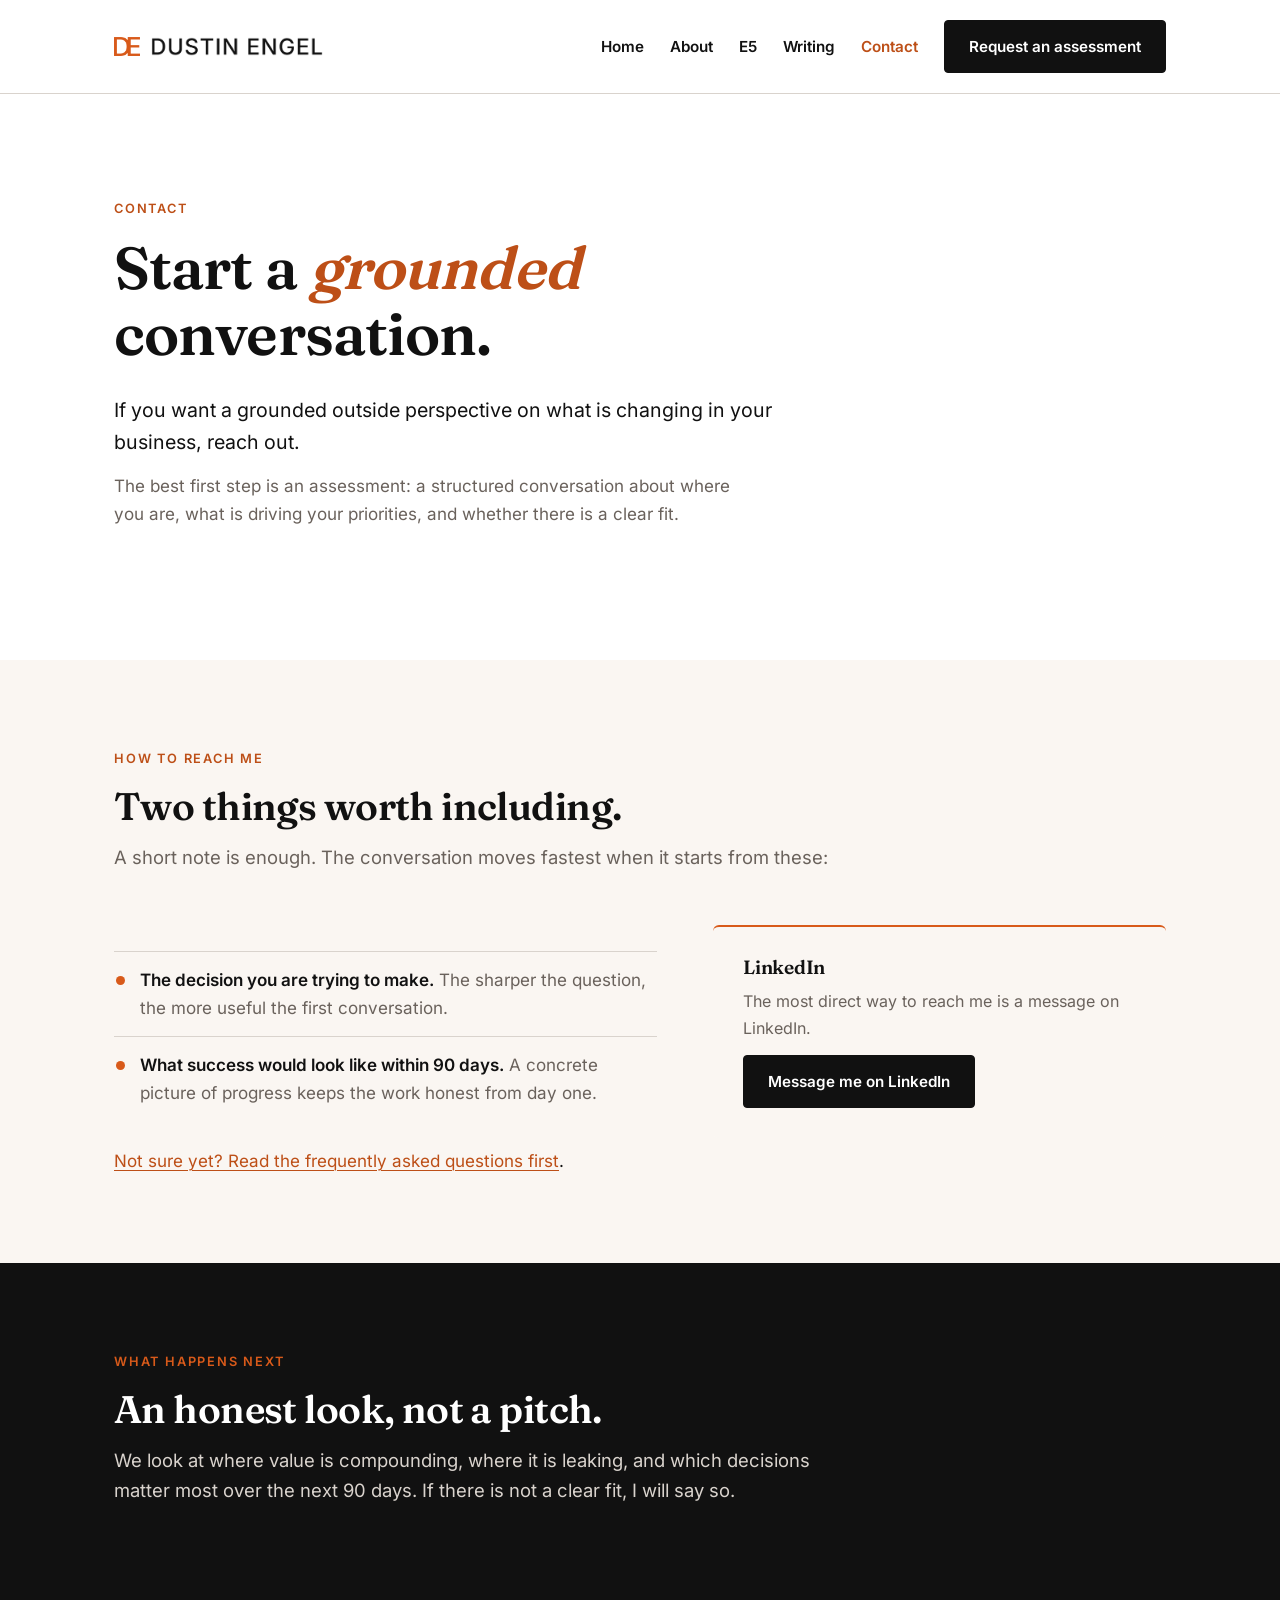
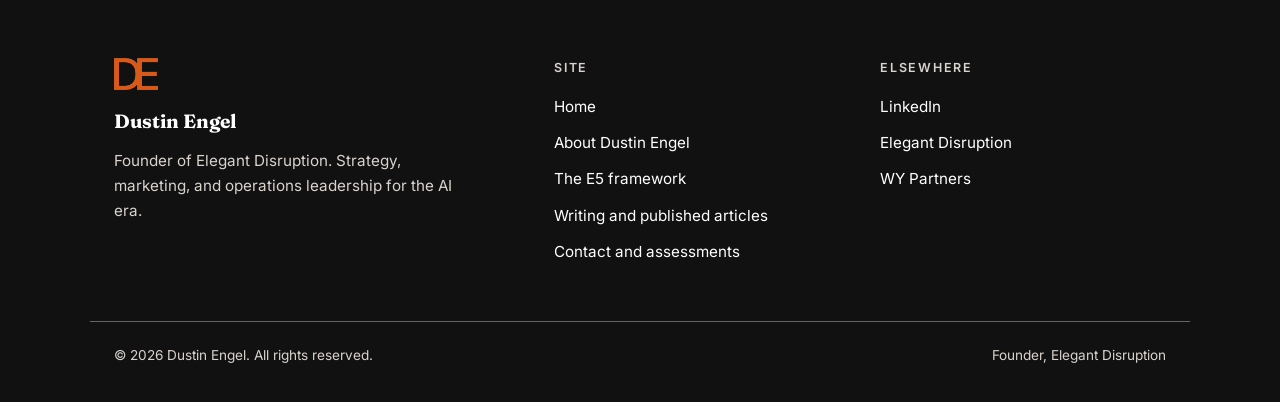
<file: contact.html>
<!DOCTYPE html>
<html lang="en">
<head>
<meta charset="utf-8">
<meta name="viewport" content="width=device-width, initial-scale=1">
<title>Contact Dustin Engel | Request an Assessment</title>
<meta name="description" content="Reach out for a grounded outside perspective on what is changing in your business. Start with a structured assessment conversation.">
<link rel="canonical" href="https://dustin.jakelabate.com/contact.html">
<link rel="icon" href="favicon.ico" sizes="48x48">
<link rel="apple-touch-icon" href="apple-touch-icon.png">
<meta property="og:type" content="website">
<meta property="og:site_name" content="Dustin Engel">
<meta property="og:title" content="Contact Dustin Engel | Request an Assessment">
<meta property="og:description" content="Start with a structured conversation about where you are, what is driving your priorities, and whether there is a clear fit.">
<meta property="og:url" content="https://dustin.jakelabate.com/contact.html">
<meta property="og:image" content="https://dustin.jakelabate.com/img/og/contact.png">
<meta property="og:image:width" content="1200">
<meta property="og:image:height" content="630">
<meta property="og:image:alt" content="Contact Dustin Engel and request an assessment">
<meta name="twitter:card" content="summary_large_image">
<meta name="twitter:image" content="https://dustin.jakelabate.com/img/og/contact.png">
<link rel="stylesheet" href="fonts/fonts.css">
<link rel="preload" as="font" type="font/woff2" href="fonts/fraunces-latin-600-normal.woff2" crossorigin>
<link rel="preload" as="font" type="font/woff2" href="fonts/inter-latin-400-normal.woff2" crossorigin>
<script type="application/ld+json">
{
  "@context": "https://schema.org",
  "@graph": [
    {
      "@type": "WebSite",
      "@id": "https://dustin.jakelabate.com/#website",
      "url": "https://dustin.jakelabate.com/",
      "name": "Dustin Engel",
      "publisher": { "@id": "https://dustin.jakelabate.com/#person" }
    },
    {
      "@type": "ContactPage",
      "@id": "https://dustin.jakelabate.com/contact.html#webpage",
      "url": "https://dustin.jakelabate.com/contact.html",
      "name": "Contact Dustin Engel | Request an Assessment",
      "isPartOf": { "@id": "https://dustin.jakelabate.com/#website" },
      "about": { "@id": "https://dustin.jakelabate.com/#person" }
    },
    {
      "@type": "Person",
      "@id": "https://dustin.jakelabate.com/#person",
      "name": "Dustin Engel",
      "url": "https://dustin.jakelabate.com/",
      "image": "https://dustin.jakelabate.com/img/dustin-engel-headshot.png",
      "jobTitle": "Founder and Principal Consultant",
      "description": "Strategy, marketing, and operations leader with two decades of experience across agencies, marketing technology, and corporate development. Founder of Elegant Disruption.",
      "worksFor": { "@id": "https://dustin.jakelabate.com/#org" },
      "alumniOf": { "@type": "CollegeOrUniversity", "name": "Seattle University" },
      "sameAs": [
        "https://www.dustinengel.com/",
        "https://www.linkedin.com/in/dustin/",
        "https://www.elegantdisruption.com/team",
        "https://wypartners.com/team/dustin-engel/",
        "https://www.aaaa.org/person/dustin-engel/"
      ]
    },
    {
      "@type": "Organization",
      "@id": "https://dustin.jakelabate.com/#org",
      "name": "Elegant Disruption",
      "url": "https://www.elegantdisruption.com/",
      "description": "Strategy and management consulting focused on unlocking enterprise value for marketing services and technology clients.",
      "founder": { "@id": "https://dustin.jakelabate.com/#person" }
    },
    {
      "@type": "BreadcrumbList",
      "@id": "https://dustin.jakelabate.com/contact.html#breadcrumbs",
      "itemListElement": [
        { "@type": "ListItem", "position": 1, "name": "Home", "item": "https://dustin.jakelabate.com/" },
        { "@type": "ListItem", "position": 2, "name": "Contact", "item": "https://dustin.jakelabate.com/contact.html" }
      ]
    }
  ]
}
</script>
<style>
/* Shared styles inlined into every page. Source of truth for the design system. */
:root{
  --ink:#111111;
  --paper:#ffffff;
  --cream:#faf6f2;
  --muted:#6a625c;
  --brand:#d85a1a;
  --brand-text:#bd4f17;
  --brand-text-dark:#d85a1a;
  --paper-dim:#d9d3cd;
}
*{box-sizing:border-box;margin:0;padding:0}
html{scroll-behavior:smooth}
body{
  font-family:'Inter','Inter Fallback',Arial,sans-serif;
  color:var(--ink);
  background:var(--paper);
  font-size:1.0625rem;
  line-height:1.65;
  -webkit-font-smoothing:antialiased;
}
h1,h2,h3{font-family:'Fraunces','Fraunces Fallback',Georgia,serif;font-weight:600;line-height:1.12;letter-spacing:-0.015em}
img{max-width:100%;height:auto;display:block}
a{color:var(--brand-text);text-decoration-thickness:1px;text-underline-offset:3px}
a:hover{text-decoration-thickness:2px}
:focus-visible{outline:3px solid var(--brand);outline-offset:2px;border-radius:2px}
.wrap{max-width:1100px;margin:0 auto;padding:0 24px}
.skip{position:absolute;left:-9999px;top:0;background:var(--ink);color:var(--paper);padding:10px 16px;z-index:99}
.skip:focus{left:12px;top:12px}

/* Header */
.site-header{background:var(--paper);border-bottom:1px solid var(--paper-dim)}
.nav-row{display:flex;align-items:center;justify-content:space-between;gap:20px;padding:20px 24px}
.wordmark{display:flex;align-items:center;gap:11px;text-decoration:none}
.wordmark img.mark{width:26px;height:auto}
.wordmark img.type{width:172px;height:auto}
.site-nav{display:flex;align-items:center;gap:26px}
.site-nav a{color:var(--ink);text-decoration:none;font-size:0.95rem;font-weight:600}
.site-nav a:hover{color:var(--brand-text)}
.site-nav a[aria-current="page"]{color:var(--brand-text)}
.site-nav a.btn{color:var(--paper)}
.site-nav a.btn:hover{color:var(--paper)}

/* Buttons */
.btn{display:inline-block;background:var(--ink);color:var(--paper);font-weight:600;font-size:0.95rem;padding:13px 24px;border-radius:4px;text-decoration:none;border:1px solid var(--ink)}
.btn:hover{background:var(--brand);border-color:var(--brand)}
.btn-on-dark{background:var(--paper);color:var(--ink);border-color:var(--paper)}
.btn-on-dark:hover{background:var(--cream);border-color:var(--cream);color:var(--ink)}
.text-link{font-weight:600}

/* Sections */
.section{padding:88px 0}
.section-cream{background:var(--cream)}
.section-dark{background:var(--ink);color:var(--paper)}
.section-dark a{color:var(--brand-text-dark)}
.kicker{display:block;font-size:0.8rem;font-weight:600;letter-spacing:0.14em;text-transform:uppercase;color:var(--brand-text);margin-bottom:16px}
.section-dark .kicker{color:var(--brand-text-dark)}
.section h2{font-size:clamp(1.7rem,3.4vw,2.4rem);margin-bottom:14px;max-width:22ch}
.section .lede{font-size:1.15rem;color:var(--muted);max-width:62ch}
.section-dark .lede{color:var(--paper-dim)}
.rule{border:none;border-top:3px solid var(--brand);width:56px;margin:0 0 22px}

/* Hero */
.hero{padding:104px 0 96px}
.hero h1{font-size:clamp(2.3rem,5.4vw,3.7rem);max-width:20ch;margin-bottom:26px}
.hero h1 em{font-style:italic;color:var(--brand-text)}
.hero .intro{font-size:1.22rem;max-width:58ch;margin-bottom:14px}
.hero .sub{color:var(--muted);max-width:58ch;margin-bottom:36px}
.cta-row{display:flex;flex-wrap:wrap;gap:22px;align-items:center}

/* Card grid */
.grid-3{display:grid;grid-template-columns:repeat(3,1fr);gap:36px;margin-top:52px}
.card{border-top:2px solid var(--brand);padding-top:24px}
.card .num{font-family:'Fraunces','Fraunces Fallback',Georgia,serif;font-weight:700;font-size:1rem;color:var(--brand-text);display:block;margin-bottom:14px}
.card h3{font-size:1.35rem;margin-bottom:10px}
.card p{color:var(--muted);font-size:1rem}
.section-cream .card p{color:var(--muted)}

/* Engagement rows */
.rows{margin-top:48px;display:grid;gap:0}
.row-item{display:grid;grid-template-columns:220px 1fr;gap:28px;padding:34px 0;border-top:1px solid var(--paper-dim)}
.row-item:last-child{border-bottom:1px solid var(--paper-dim)}
.row-item h3{font-size:1.3rem}
.row-item p{color:var(--muted);max-width:64ch}

/* FAQ */
.faq{margin-top:44px}
.faq details{border-top:1px solid var(--paper-dim)}
.faq details:last-child{border-bottom:1px solid var(--paper-dim)}
.faq summary{cursor:pointer;font-weight:600;font-size:1.05rem;padding:22px 36px 22px 0;list-style:none;position:relative}
.faq summary::-webkit-details-marker{display:none}
.faq summary::after{content:"+";position:absolute;right:6px;top:50%;transform:translateY(-50%);font-family:'Fraunces','Fraunces Fallback',Georgia,serif;font-size:1.4rem;color:var(--brand-text)}
.faq details[open] summary::after{content:"\2212"}
.faq .answer{padding:0 0 24px;color:var(--muted);max-width:68ch}

/* CTA band */
.cta-band{background:var(--brand);padding:84px 0}
.cta-band h2{color:var(--paper);font-size:clamp(1.9rem,4vw,2.7rem);max-width:24ch;margin-bottom:30px}

/* Footer */
.site-footer{background:var(--ink);color:var(--paper);padding:64px 0 36px}
.footer-grid{display:grid;grid-template-columns:1.4fr 1fr 1fr;gap:40px}
.footer-mark{width:44px;height:auto;margin-bottom:16px}
.footer-name{font-family:'Fraunces','Fraunces Fallback',Georgia,serif;font-weight:700;font-size:1.2rem;margin-bottom:10px}
.footer-sub{color:var(--paper-dim);font-size:0.95rem;max-width:34ch}
.footer-h{font-size:0.78rem;font-weight:600;letter-spacing:0.14em;text-transform:uppercase;color:var(--paper-dim);margin-bottom:14px}
.footer-col ul{list-style:none}
.footer-col li{margin-bottom:8px}
.footer-col a{color:var(--paper);text-decoration:none;font-size:0.95rem}
.footer-col a:hover{color:var(--brand-text-dark);text-decoration:underline}
.footer-legal{margin-top:48px;padding-top:22px;border-top:1px solid var(--muted);color:var(--paper-dim);font-size:0.85rem;display:flex;justify-content:space-between;flex-wrap:wrap;gap:10px}

/* About page */
.bio-grid{display:grid;grid-template-columns:1.3fr 1fr;gap:56px;align-items:start}
.bio-grid > *{min-width:0}
.bio-grid img{width:100%;height:auto;border-radius:8px;border:1px solid var(--paper-dim)}
.photo-accent{padding:0 0 14px 14px;position:relative}
.photo-accent::before{content:"";position:absolute;left:0;bottom:0;width:60%;height:60%;background:var(--brand);border-radius:8px}
.photo-accent img{position:relative}
.photo-sticky{position:sticky;top:32px}
.chapter{display:grid;grid-template-columns:260px 1fr;gap:28px;padding:30px 0;border-top:1px solid var(--paper-dim)}
.chapter:last-child{border-bottom:1px solid var(--paper-dim)}
.chapter h3{font-size:1.2rem}
.chapter .num{font-family:'Fraunces','Fraunces Fallback',Georgia,serif;font-weight:700;color:var(--brand-text);display:block;font-size:1rem;margin-bottom:4px}
.chapter .org-note{font-size:0.9rem;color:var(--brand-text);font-weight:600}
.chapter p{color:var(--muted);max-width:60ch}
.fact-list{list-style:none;margin-top:26px}
.fact-list li{padding:14px 0 14px 26px;border-top:1px solid var(--paper-dim);position:relative;color:var(--muted)}
.fact-list li::before{content:"";position:absolute;left:2px;top:24px;width:9px;height:9px;background:var(--brand);border-radius:50%}
.fact-list li strong{color:var(--ink)}

/* Contact page */
.contact-grid{display:grid;grid-template-columns:1.2fr 1fr;gap:56px;margin-top:52px}
.contact-card{background:var(--cream);border-top:2px solid var(--brand);padding:30px;border-radius:6px}
.contact-card h3{font-size:1.2rem;margin-bottom:10px}
.contact-card p{color:var(--muted);font-size:1rem;margin-bottom:14px}

@media (max-width:860px){
  .photo-sticky{position:static}
  .wordmark img.type{width:140px}
  .wordmark img.mark{width:22px}
  .grid-3{grid-template-columns:1fr;gap:30px}
  .row-item,.chapter{grid-template-columns:1fr;gap:8px}
  .bio-grid,.contact-grid{grid-template-columns:1fr;gap:36px}
  .footer-grid{grid-template-columns:1fr;gap:32px}
  .section{padding:64px 0}
  .hero{padding:72px 0 64px}
  .site-nav{gap:16px}
  .site-nav .btn{display:none}
}

@media (max-width:620px){
  .nav-row{padding:16px 20px;gap:12px}
  .wordmark img.type{display:none}
  .wordmark img.mark{width:28px}
  .site-nav{gap:15px}
  .site-nav a{font-size:0.9rem}
  .wrap{padding:0 20px}
}

/* Writing list */
.pieces{margin-top:52px}
.piece{display:grid;grid-template-columns:170px 1fr;gap:32px;padding:32px 0;border-top:1px solid var(--paper-dim)}
.piece:last-child{border-bottom:1px solid var(--paper-dim)}
.piece .meta{font-size:0.85rem;font-weight:600;letter-spacing:0.08em;text-transform:uppercase;color:var(--brand-text)}
.piece .date{display:block;color:var(--muted);font-weight:400;letter-spacing:0.02em;text-transform:none;font-size:0.92rem;margin-top:5px}
.piece h3{font-size:1.3rem;margin-bottom:9px;max-width:34ch}
.piece h3 a{color:var(--ink);text-decoration:none}
.piece h3 a:hover{color:var(--brand-text);text-decoration:underline}
.piece p{color:var(--muted);max-width:62ch;margin-bottom:12px}
.piece .go{font-size:0.92rem;font-weight:600}
.quote{border-left:3px solid var(--brand);padding:2px 0 2px 20px;margin:16px 0 0;font-family:'Fraunces','Fraunces Fallback',Georgia,serif;font-size:1.12rem;line-height:1.45;max-width:48ch;color:var(--ink)}
/* Deals */
.deals{display:grid;grid-template-columns:repeat(3,1fr);gap:32px;margin-top:48px}
.deal{background:var(--paper);border-top:3px solid var(--brand);padding:26px 24px 28px;border-radius:0 0 6px 6px}
.section-cream .deal{background:var(--paper)}
.deal h3{font-size:1.25rem;margin-bottom:8px}
.deal p{color:var(--muted);font-size:0.97rem}
@media (max-width:860px){
  .piece{grid-template-columns:1fr;gap:10px}
  .deals{grid-template-columns:1fr;gap:22px}
}
@media (max-width:620px){
  .site-nav{gap:13px}
  .site-nav a{font-size:0.86rem}
}
</style>
</head>
<body>
<a class="skip" href="#main">Skip to content</a>
<header class="site-header">
  <div class="wrap nav-row">
    <a class="wordmark" href="index.html" aria-label="Dustin Engel, home">
      <img class="mark" src="img/logo-orange.png" alt="" width="329" height="244">
      <img class="type" src="img/logo-black.png" alt="Dustin Engel" width="426" height="47">
    </a>
    <nav class="site-nav" aria-label="Main">
      <a href="index.html">Home</a>
      <a href="about.html">About</a>
      <a href="e5.html">E5</a>
      <a href="writing.html">Writing</a>
      <a href="contact.html" aria-current="page">Contact</a>
      <a class="btn" href="contact.html">Request an assessment</a>
    </nav>
  </div>
</header>

<main id="main">
  <section class="hero">
    <div class="wrap">
      <span class="kicker">Contact</span>
      <h1>Start a <em>grounded</em> conversation.</h1>
      <p class="intro">If you want a grounded outside perspective on what is changing in your business, reach out.</p>
      <p class="sub">The best first step is an assessment: a structured conversation about where you are, what is driving your priorities, and whether there is a clear fit.</p>
    </div>
  </section>

  <section class="section section-cream">
    <div class="wrap">
      <span class="kicker">How to reach me</span>
      <h2>Two things worth including.</h2>
      <p class="lede">A short note is enough. The conversation moves fastest when it starts from these:</p>
      <div class="contact-grid">
        <div>
          <ul class="fact-list">
            <li><strong>The decision you are trying to make.</strong> The sharper the question, the more useful the first conversation.</li>
            <li><strong>What success would look like within 90 days.</strong> A concrete picture of progress keeps the work honest from day one.</li>
          </ul>
          <p style="margin-top:26px"><a href="index.html#faq">Not sure yet? Read the frequently asked questions first</a>.</p>
        </div>
        <div>
          <div class="contact-card">
            <h3>LinkedIn</h3>
            <p>The most direct way to reach me is a message on LinkedIn.</p>
            <a class="btn" href="https://www.linkedin.com/in/dustin/" rel="noopener">Message me on LinkedIn</a>
          </div>
        </div>
      </div>
    </div>
  </section>

  <section class="section section-dark">
    <div class="wrap">
      <span class="kicker">What happens next</span>
      <h2>An honest look, not a pitch.</h2>
      <p class="lede">We look at where value is compounding, where it is leaking, and which decisions matter most over the next 90 days. If there is not a clear fit, I will say so.</p>
    </div>
  </section>
</main>

<footer class="site-footer">
  <div class="wrap footer-grid">
    <div>
      <img class="footer-mark" src="img/logo-orange.png" alt="Dustin Engel" width="329" height="244">
      <p class="footer-name">Dustin Engel</p>
      <p class="footer-sub">Founder of Elegant Disruption. Strategy, marketing, and operations leadership for the AI era.</p>
    </div>
    <nav class="footer-col" aria-label="Footer">
      <p class="footer-h">Site</p>
      <ul>
        <li><a href="index.html">Home</a></li>
        <li><a href="about.html">About Dustin Engel</a></li>
        <li><a href="e5.html">The E5 framework</a></li>
        <li><a href="writing.html">Writing and published articles</a></li>
        <li><a href="contact.html">Contact and assessments</a></li>
      </ul>
    </nav>
    <div class="footer-col">
      <p class="footer-h">Elsewhere</p>
      <ul>
        <li><a href="https://www.linkedin.com/in/dustin/" rel="noopener">LinkedIn</a></li>
        <li><a href="https://www.elegantdisruption.com/" rel="noopener">Elegant Disruption</a></li>
        <li><a href="https://wypartners.com/team/dustin-engel/" rel="noopener">WY Partners</a></li>
      </ul>
    </div>
  </div>
  <div class="wrap footer-legal">
    <p>&copy; 2026 Dustin Engel. All rights reserved.</p>
    <p>Founder, Elegant Disruption</p>
  </div>
</footer>
</body>
</html>
</file>
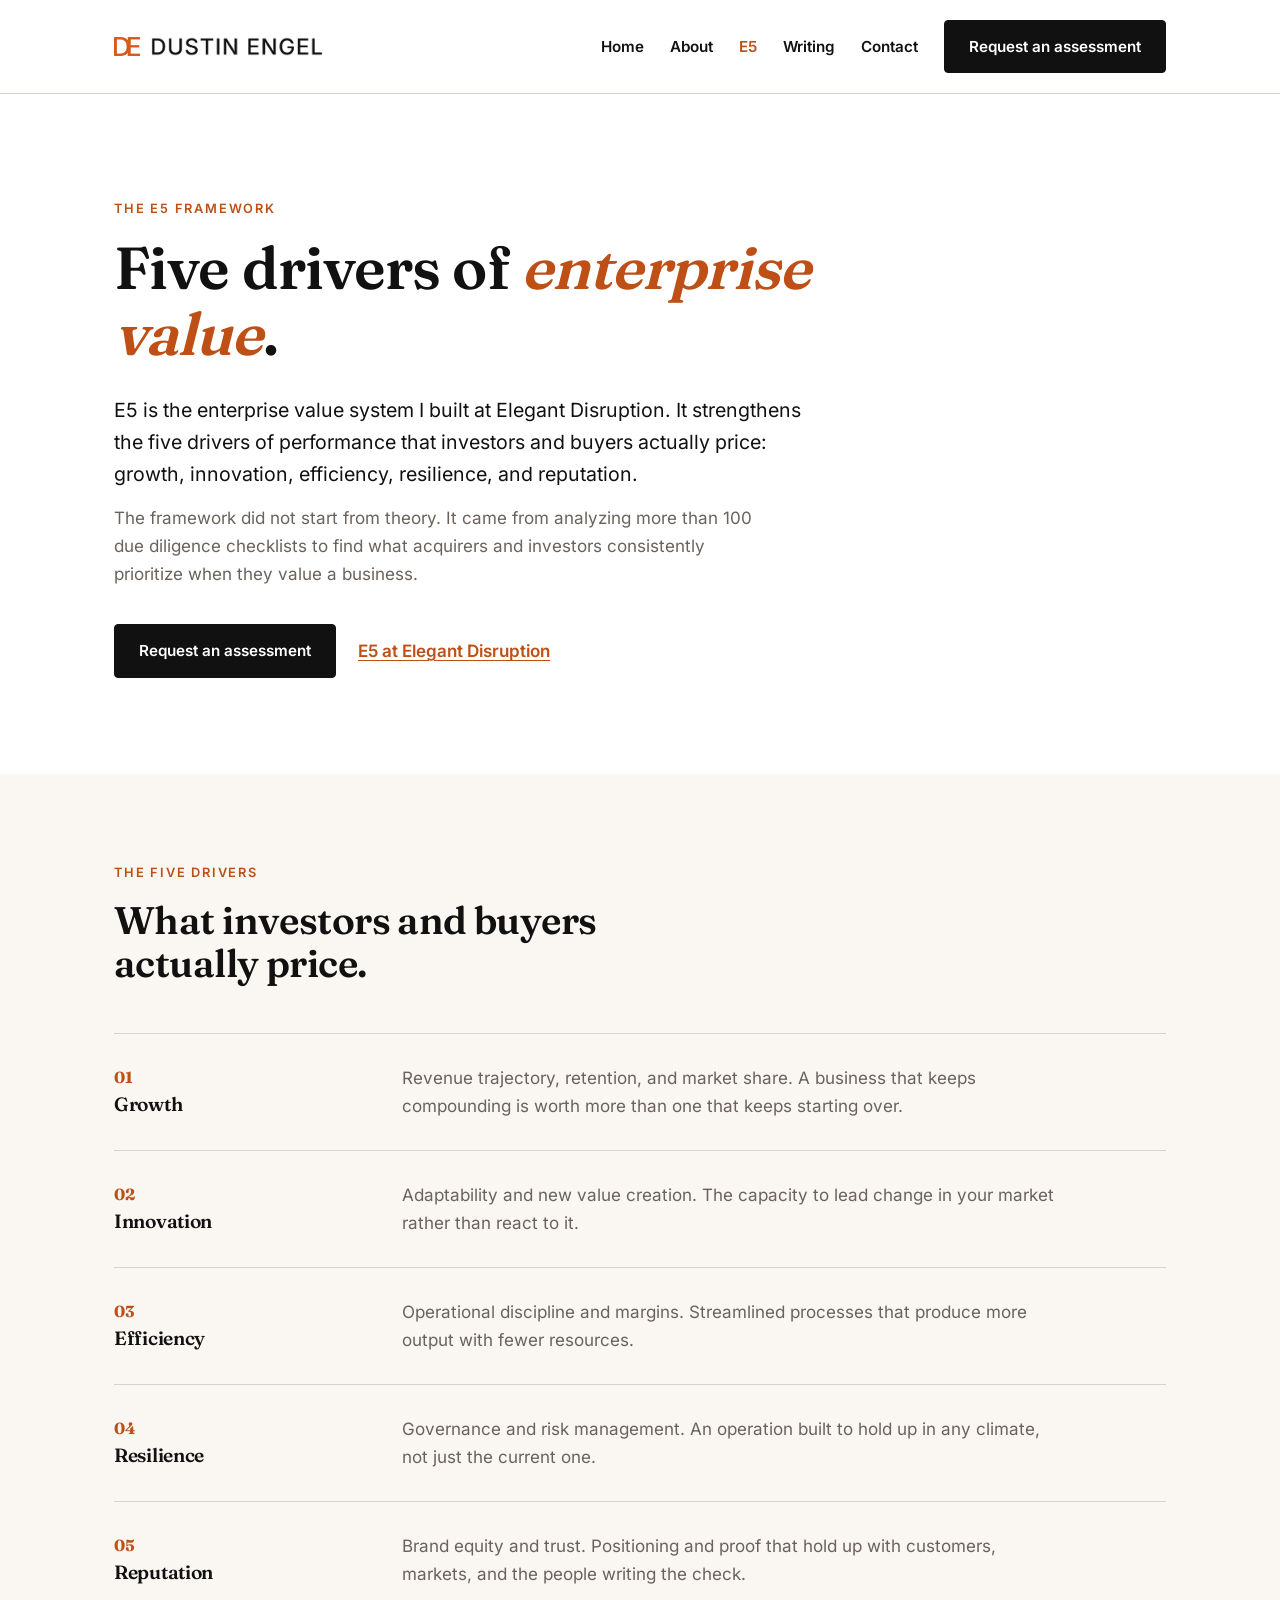
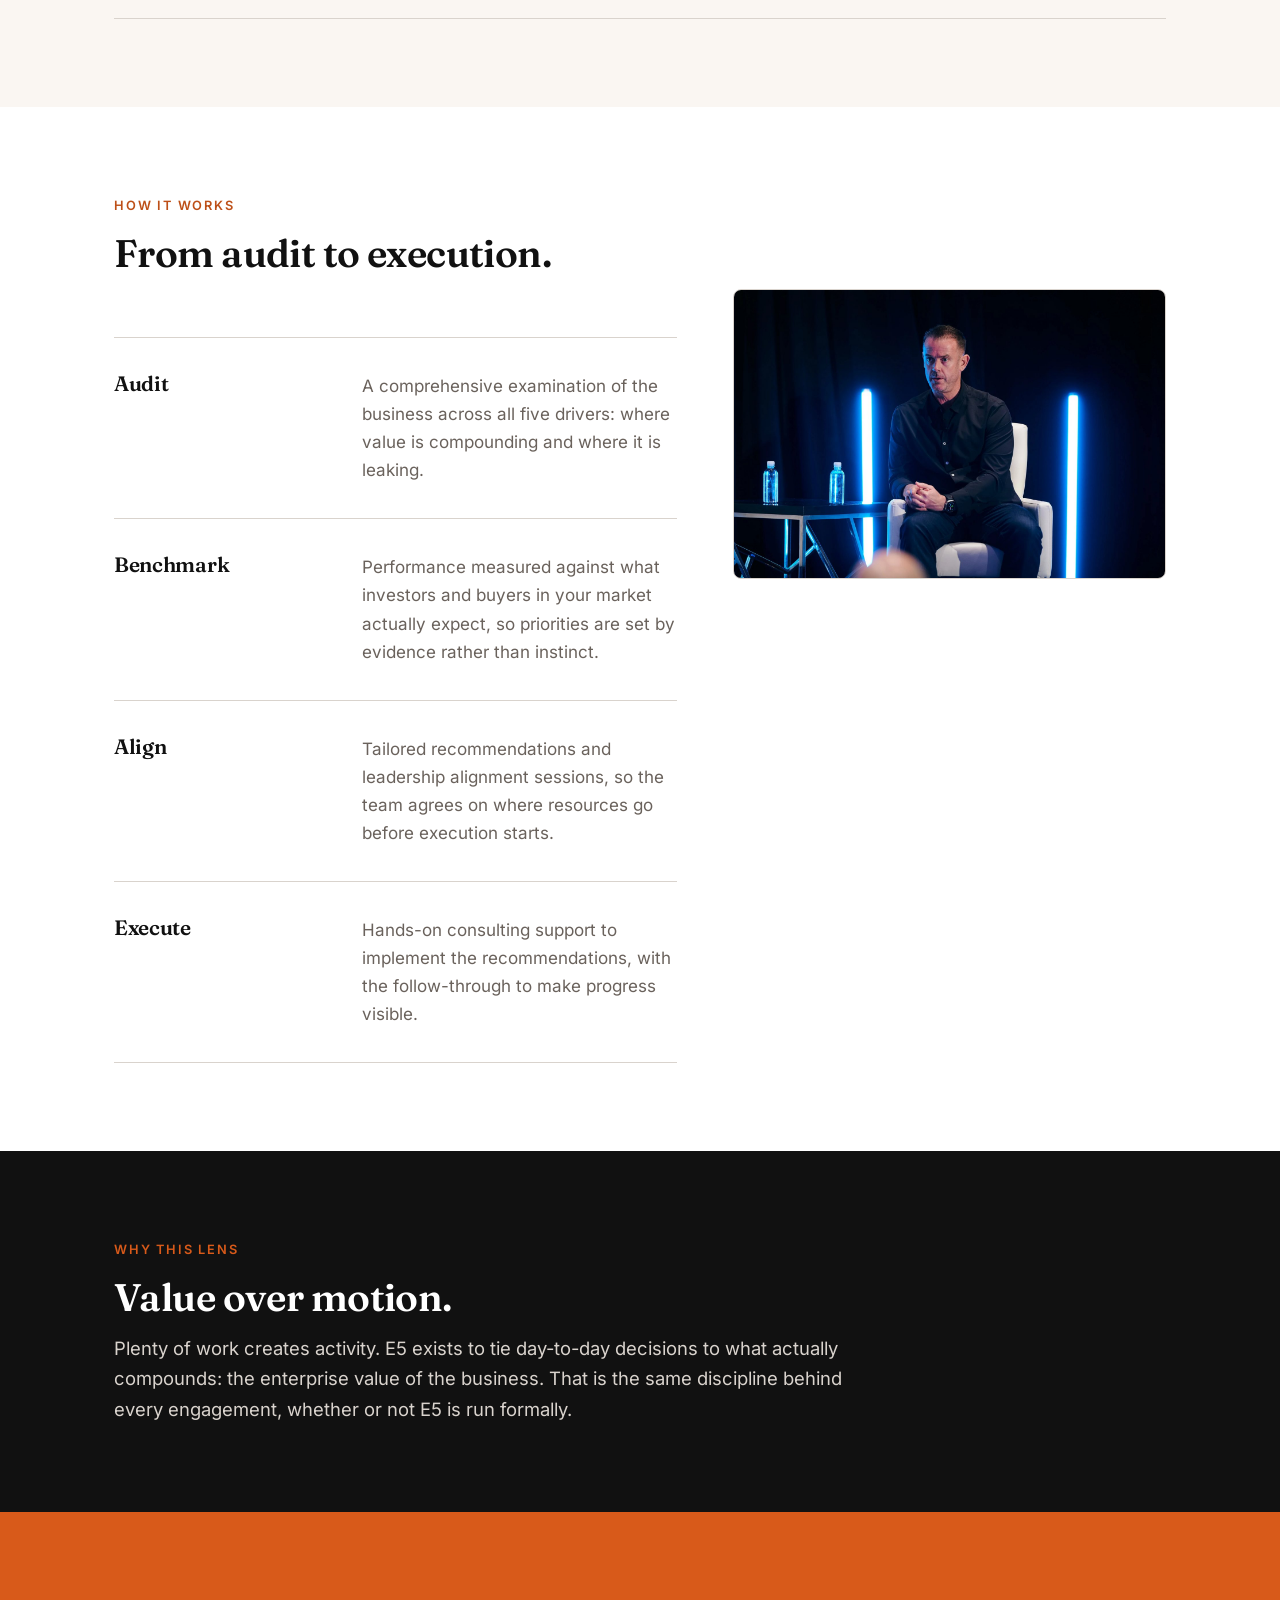
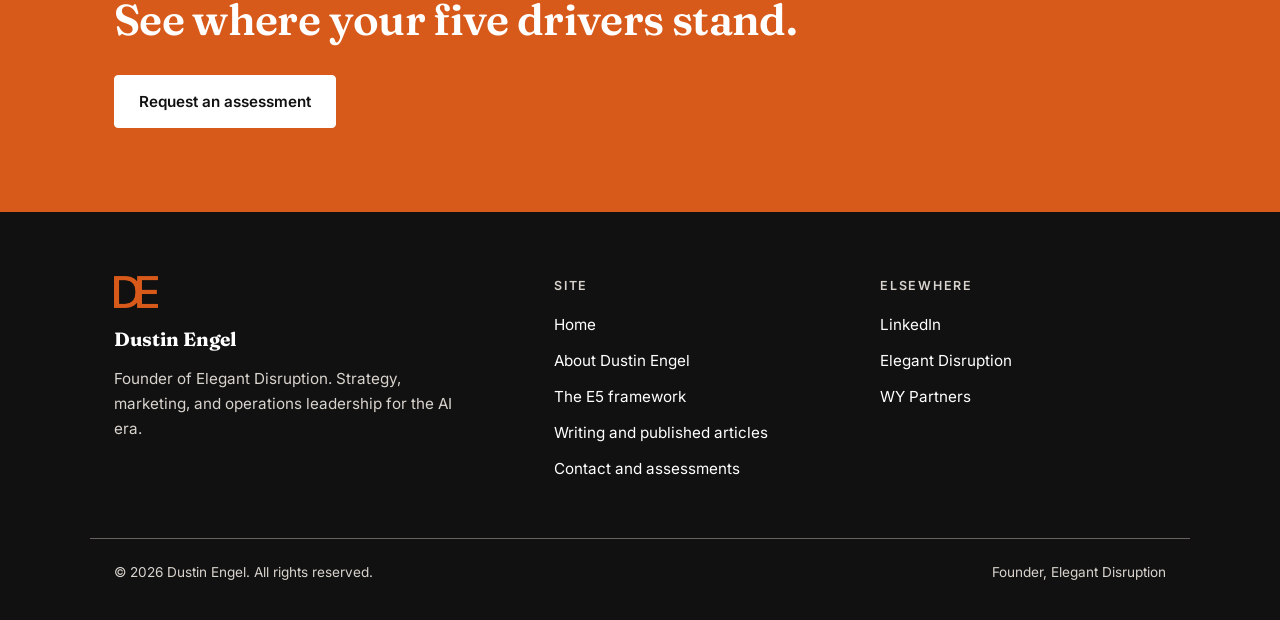
<file: e5.html>
<!DOCTYPE html>
<html lang="en">
<head>
<meta charset="utf-8">
<meta name="viewport" content="width=device-width, initial-scale=1">
<title>The E5 Framework | Five Drivers of Enterprise Value</title>
<meta name="description" content="E5 is the enterprise value system behind Dustin Engel's advisory work: growth, innovation, efficiency, resilience, and reputation.">
<link rel="canonical" href="https://dustin.jakelabate.com/e5.html">
<link rel="icon" href="favicon.ico" sizes="48x48">
<link rel="apple-touch-icon" href="apple-touch-icon.png">
<meta property="og:type" content="website">
<meta property="og:site_name" content="Dustin Engel">
<meta property="og:title" content="The E5 Framework | Five Drivers of Enterprise Value">
<meta property="og:description" content="Growth, innovation, efficiency, resilience, and reputation: the five drivers investors and buyers actually price, and how the E5 system strengthens them.">
<meta property="og:url" content="https://dustin.jakelabate.com/e5.html">
<meta property="og:image" content="https://dustin.jakelabate.com/img/og/e5.png">
<meta property="og:image:width" content="1200">
<meta property="og:image:height" content="630">
<meta property="og:image:alt" content="The E5 framework, five drivers of enterprise value">
<meta name="twitter:card" content="summary_large_image">
<meta name="twitter:image" content="https://dustin.jakelabate.com/img/og/e5.png">
<link rel="stylesheet" href="fonts/fonts.css">
<link rel="preload" as="font" type="font/woff2" href="fonts/fraunces-latin-600-normal.woff2" crossorigin>
<link rel="preload" as="font" type="font/woff2" href="fonts/inter-latin-400-normal.woff2" crossorigin>
<script type="application/ld+json">
{
  "@context": "https://schema.org",
  "@graph": [
    {
      "@type": "WebSite",
      "@id": "https://dustin.jakelabate.com/#website",
      "url": "https://dustin.jakelabate.com/",
      "name": "Dustin Engel",
      "publisher": { "@id": "https://dustin.jakelabate.com/#person" }
    },
    {
      "@type": "WebPage",
      "@id": "https://dustin.jakelabate.com/e5.html#webpage",
      "url": "https://dustin.jakelabate.com/e5.html",
      "name": "The E5 Framework | Five Drivers of Enterprise Value",
      "isPartOf": { "@id": "https://dustin.jakelabate.com/#website" },
      "about": { "@id": "https://dustin.jakelabate.com/#org" }
    },
    {
      "@type": "Person",
      "@id": "https://dustin.jakelabate.com/#person",
      "name": "Dustin Engel",
      "url": "https://dustin.jakelabate.com/",
      "image": "https://dustin.jakelabate.com/img/dustin-engel-headshot.png",
      "jobTitle": "Founder and Principal Consultant",
      "description": "Strategy, marketing, and operations leader with two decades of experience across agencies, marketing technology, and corporate development. Founder of Elegant Disruption.",
      "worksFor": { "@id": "https://dustin.jakelabate.com/#org" },
      "alumniOf": { "@type": "CollegeOrUniversity", "name": "Seattle University" },
      "sameAs": [
        "https://www.dustinengel.com/",
        "https://www.linkedin.com/in/dustin/",
        "https://www.elegantdisruption.com/team",
        "https://wypartners.com/team/dustin-engel/",
        "https://www.aaaa.org/person/dustin-engel/"
      ]
    },
    {
      "@type": "Organization",
      "@id": "https://dustin.jakelabate.com/#org",
      "name": "Elegant Disruption",
      "url": "https://www.elegantdisruption.com/",
      "description": "Strategy and management consulting focused on unlocking enterprise value for marketing services and technology clients.",
      "founder": { "@id": "https://dustin.jakelabate.com/#person" }
    },
    {
      "@type": "BreadcrumbList",
      "@id": "https://dustin.jakelabate.com/e5.html#breadcrumbs",
      "itemListElement": [
        { "@type": "ListItem", "position": 1, "name": "Home", "item": "https://dustin.jakelabate.com/" },
        { "@type": "ListItem", "position": 2, "name": "The E5 Framework", "item": "https://dustin.jakelabate.com/e5.html" }
      ]
    }
  ]
}
</script>
<style>
/* Shared styles inlined into every page. Source of truth for the design system. */
:root{
  --ink:#111111;
  --paper:#ffffff;
  --cream:#faf6f2;
  --muted:#6a625c;
  --brand:#d85a1a;
  --brand-text:#bd4f17;
  --brand-text-dark:#d85a1a;
  --paper-dim:#d9d3cd;
}
*{box-sizing:border-box;margin:0;padding:0}
html{scroll-behavior:smooth}
body{
  font-family:'Inter','Inter Fallback',Arial,sans-serif;
  color:var(--ink);
  background:var(--paper);
  font-size:1.0625rem;
  line-height:1.65;
  -webkit-font-smoothing:antialiased;
}
h1,h2,h3{font-family:'Fraunces','Fraunces Fallback',Georgia,serif;font-weight:600;line-height:1.12;letter-spacing:-0.015em}
img{max-width:100%;height:auto;display:block}
a{color:var(--brand-text);text-decoration-thickness:1px;text-underline-offset:3px}
a:hover{text-decoration-thickness:2px}
:focus-visible{outline:3px solid var(--brand);outline-offset:2px;border-radius:2px}
.wrap{max-width:1100px;margin:0 auto;padding:0 24px}
.skip{position:absolute;left:-9999px;top:0;background:var(--ink);color:var(--paper);padding:10px 16px;z-index:99}
.skip:focus{left:12px;top:12px}

/* Header */
.site-header{background:var(--paper);border-bottom:1px solid var(--paper-dim)}
.nav-row{display:flex;align-items:center;justify-content:space-between;gap:20px;padding:20px 24px}
.wordmark{display:flex;align-items:center;gap:11px;text-decoration:none}
.wordmark img.mark{width:26px;height:auto}
.wordmark img.type{width:172px;height:auto}
.site-nav{display:flex;align-items:center;gap:26px}
.site-nav a{color:var(--ink);text-decoration:none;font-size:0.95rem;font-weight:600}
.site-nav a:hover{color:var(--brand-text)}
.site-nav a[aria-current="page"]{color:var(--brand-text)}
.site-nav a.btn{color:var(--paper)}
.site-nav a.btn:hover{color:var(--paper)}

/* Buttons */
.btn{display:inline-block;background:var(--ink);color:var(--paper);font-weight:600;font-size:0.95rem;padding:13px 24px;border-radius:4px;text-decoration:none;border:1px solid var(--ink)}
.btn:hover{background:var(--brand);border-color:var(--brand)}
.btn-on-dark{background:var(--paper);color:var(--ink);border-color:var(--paper)}
.btn-on-dark:hover{background:var(--cream);border-color:var(--cream);color:var(--ink)}
.text-link{font-weight:600}

/* Sections */
.section{padding:88px 0}
.section-cream{background:var(--cream)}
.section-dark{background:var(--ink);color:var(--paper)}
.section-dark a{color:var(--brand-text-dark)}
.kicker{display:block;font-size:0.8rem;font-weight:600;letter-spacing:0.14em;text-transform:uppercase;color:var(--brand-text);margin-bottom:16px}
.section-dark .kicker{color:var(--brand-text-dark)}
.section h2{font-size:clamp(1.7rem,3.4vw,2.4rem);margin-bottom:14px;max-width:22ch}
.section .lede{font-size:1.15rem;color:var(--muted);max-width:62ch}
.section-dark .lede{color:var(--paper-dim)}
.rule{border:none;border-top:3px solid var(--brand);width:56px;margin:0 0 22px}

/* Hero */
.hero{padding:104px 0 96px}
.hero h1{font-size:clamp(2.3rem,5.4vw,3.7rem);max-width:20ch;margin-bottom:26px}
.hero h1 em{font-style:italic;color:var(--brand-text)}
.hero .intro{font-size:1.22rem;max-width:58ch;margin-bottom:14px}
.hero .sub{color:var(--muted);max-width:58ch;margin-bottom:36px}
.cta-row{display:flex;flex-wrap:wrap;gap:22px;align-items:center}

/* Card grid */
.grid-3{display:grid;grid-template-columns:repeat(3,1fr);gap:36px;margin-top:52px}
.card{border-top:2px solid var(--brand);padding-top:24px}
.card .num{font-family:'Fraunces','Fraunces Fallback',Georgia,serif;font-weight:700;font-size:1rem;color:var(--brand-text);display:block;margin-bottom:14px}
.card h3{font-size:1.35rem;margin-bottom:10px}
.card p{color:var(--muted);font-size:1rem}
.section-cream .card p{color:var(--muted)}

/* Engagement rows */
.rows{margin-top:48px;display:grid;gap:0}
.row-item{display:grid;grid-template-columns:220px 1fr;gap:28px;padding:34px 0;border-top:1px solid var(--paper-dim)}
.row-item:last-child{border-bottom:1px solid var(--paper-dim)}
.row-item h3{font-size:1.3rem}
.row-item p{color:var(--muted);max-width:64ch}

/* FAQ */
.faq{margin-top:44px}
.faq details{border-top:1px solid var(--paper-dim)}
.faq details:last-child{border-bottom:1px solid var(--paper-dim)}
.faq summary{cursor:pointer;font-weight:600;font-size:1.05rem;padding:22px 36px 22px 0;list-style:none;position:relative}
.faq summary::-webkit-details-marker{display:none}
.faq summary::after{content:"+";position:absolute;right:6px;top:50%;transform:translateY(-50%);font-family:'Fraunces','Fraunces Fallback',Georgia,serif;font-size:1.4rem;color:var(--brand-text)}
.faq details[open] summary::after{content:"\2212"}
.faq .answer{padding:0 0 24px;color:var(--muted);max-width:68ch}

/* CTA band */
.cta-band{background:var(--brand);padding:84px 0}
.cta-band h2{color:var(--paper);font-size:clamp(1.9rem,4vw,2.7rem);max-width:24ch;margin-bottom:30px}

/* Footer */
.site-footer{background:var(--ink);color:var(--paper);padding:64px 0 36px}
.footer-grid{display:grid;grid-template-columns:1.4fr 1fr 1fr;gap:40px}
.footer-mark{width:44px;height:auto;margin-bottom:16px}
.footer-name{font-family:'Fraunces','Fraunces Fallback',Georgia,serif;font-weight:700;font-size:1.2rem;margin-bottom:10px}
.footer-sub{color:var(--paper-dim);font-size:0.95rem;max-width:34ch}
.footer-h{font-size:0.78rem;font-weight:600;letter-spacing:0.14em;text-transform:uppercase;color:var(--paper-dim);margin-bottom:14px}
.footer-col ul{list-style:none}
.footer-col li{margin-bottom:8px}
.footer-col a{color:var(--paper);text-decoration:none;font-size:0.95rem}
.footer-col a:hover{color:var(--brand-text-dark);text-decoration:underline}
.footer-legal{margin-top:48px;padding-top:22px;border-top:1px solid var(--muted);color:var(--paper-dim);font-size:0.85rem;display:flex;justify-content:space-between;flex-wrap:wrap;gap:10px}

/* About page */
.bio-grid{display:grid;grid-template-columns:1.3fr 1fr;gap:56px;align-items:start}
.bio-grid > *{min-width:0}
.bio-grid img{width:100%;height:auto;border-radius:8px;border:1px solid var(--paper-dim)}
.photo-accent{padding:0 0 14px 14px;position:relative}
.photo-accent::before{content:"";position:absolute;left:0;bottom:0;width:60%;height:60%;background:var(--brand);border-radius:8px}
.photo-accent img{position:relative}
.photo-sticky{position:sticky;top:32px}
.chapter{display:grid;grid-template-columns:260px 1fr;gap:28px;padding:30px 0;border-top:1px solid var(--paper-dim)}
.chapter:last-child{border-bottom:1px solid var(--paper-dim)}
.chapter h3{font-size:1.2rem}
.chapter .num{font-family:'Fraunces','Fraunces Fallback',Georgia,serif;font-weight:700;color:var(--brand-text);display:block;font-size:1rem;margin-bottom:4px}
.chapter .org-note{font-size:0.9rem;color:var(--brand-text);font-weight:600}
.chapter p{color:var(--muted);max-width:60ch}
.fact-list{list-style:none;margin-top:26px}
.fact-list li{padding:14px 0 14px 26px;border-top:1px solid var(--paper-dim);position:relative;color:var(--muted)}
.fact-list li::before{content:"";position:absolute;left:2px;top:24px;width:9px;height:9px;background:var(--brand);border-radius:50%}
.fact-list li strong{color:var(--ink)}

/* Contact page */
.contact-grid{display:grid;grid-template-columns:1.2fr 1fr;gap:56px;margin-top:52px}
.contact-card{background:var(--cream);border-top:2px solid var(--brand);padding:30px;border-radius:6px}
.contact-card h3{font-size:1.2rem;margin-bottom:10px}
.contact-card p{color:var(--muted);font-size:1rem;margin-bottom:14px}

@media (max-width:860px){
  .photo-sticky{position:static}
  .wordmark img.type{width:140px}
  .wordmark img.mark{width:22px}
  .grid-3{grid-template-columns:1fr;gap:30px}
  .row-item,.chapter{grid-template-columns:1fr;gap:8px}
  .bio-grid,.contact-grid{grid-template-columns:1fr;gap:36px}
  .footer-grid{grid-template-columns:1fr;gap:32px}
  .section{padding:64px 0}
  .hero{padding:72px 0 64px}
  .site-nav{gap:16px}
  .site-nav .btn{display:none}
}

@media (max-width:620px){
  .nav-row{padding:16px 20px;gap:12px}
  .wordmark img.type{display:none}
  .wordmark img.mark{width:28px}
  .site-nav{gap:15px}
  .site-nav a{font-size:0.9rem}
  .wrap{padding:0 20px}
}

/* Writing list */
.pieces{margin-top:52px}
.piece{display:grid;grid-template-columns:170px 1fr;gap:32px;padding:32px 0;border-top:1px solid var(--paper-dim)}
.piece:last-child{border-bottom:1px solid var(--paper-dim)}
.piece .meta{font-size:0.85rem;font-weight:600;letter-spacing:0.08em;text-transform:uppercase;color:var(--brand-text)}
.piece .date{display:block;color:var(--muted);font-weight:400;letter-spacing:0.02em;text-transform:none;font-size:0.92rem;margin-top:5px}
.piece h3{font-size:1.3rem;margin-bottom:9px;max-width:34ch}
.piece h3 a{color:var(--ink);text-decoration:none}
.piece h3 a:hover{color:var(--brand-text);text-decoration:underline}
.piece p{color:var(--muted);max-width:62ch;margin-bottom:12px}
.piece .go{font-size:0.92rem;font-weight:600}
.quote{border-left:3px solid var(--brand);padding:2px 0 2px 20px;margin:16px 0 0;font-family:'Fraunces','Fraunces Fallback',Georgia,serif;font-size:1.12rem;line-height:1.45;max-width:48ch;color:var(--ink)}
/* Deals */
.deals{display:grid;grid-template-columns:repeat(3,1fr);gap:32px;margin-top:48px}
.deal{background:var(--paper);border-top:3px solid var(--brand);padding:26px 24px 28px;border-radius:0 0 6px 6px}
.section-cream .deal{background:var(--paper)}
.deal h3{font-size:1.25rem;margin-bottom:8px}
.deal p{color:var(--muted);font-size:0.97rem}
@media (max-width:860px){
  .piece{grid-template-columns:1fr;gap:10px}
  .deals{grid-template-columns:1fr;gap:22px}
}
@media (max-width:620px){
  .site-nav{gap:13px}
  .site-nav a{font-size:0.86rem}
}
</style>
</head>
<body>
<a class="skip" href="#main">Skip to content</a>
<header class="site-header">
  <div class="wrap nav-row">
    <a class="wordmark" href="index.html" aria-label="Dustin Engel, home">
      <img class="mark" src="img/logo-orange.png" alt="" width="329" height="244">
      <img class="type" src="img/logo-black.png" alt="Dustin Engel" width="426" height="47">
    </a>
    <nav class="site-nav" aria-label="Main">
      <a href="index.html">Home</a>
      <a href="about.html">About</a>
      <a href="e5.html" aria-current="page">E5</a>
      <a href="writing.html">Writing</a>
      <a href="contact.html">Contact</a>
      <a class="btn" href="contact.html">Request an assessment</a>
    </nav>
  </div>
</header>

<main id="main">
  <section class="hero">
    <div class="wrap">
      <span class="kicker">The E5 Framework</span>
      <h1>Five drivers of <em>enterprise value</em>.</h1>
      <p class="intro">E5 is the enterprise value system I built at Elegant Disruption. It strengthens the five drivers of performance that investors and buyers actually price: growth, innovation, efficiency, resilience, and reputation.</p>
      <p class="sub">The framework did not start from theory. It came from analyzing more than 100 due diligence checklists to find what acquirers and investors consistently prioritize when they value a business.</p>
      <div class="cta-row">
        <a class="btn" href="contact.html">Request an assessment</a>
        <a class="text-link" href="https://www.elegantdisruption.com/services" rel="noopener">E5 at Elegant Disruption</a>
      </div>
    </div>
  </section>

  <section class="section section-cream">
    <div class="wrap">
      <span class="kicker">The five drivers</span>
      <h2>What investors and buyers actually price.</h2>
      <div class="rows">
        <div class="chapter">
          <div>
            <span class="num">01</span>
            <h3>Growth</h3>
          </div>
          <p>Revenue trajectory, retention, and market share. A business that keeps compounding is worth more than one that keeps starting over.</p>
        </div>
        <div class="chapter">
          <div>
            <span class="num">02</span>
            <h3>Innovation</h3>
          </div>
          <p>Adaptability and new value creation. The capacity to lead change in your market rather than react to it.</p>
        </div>
        <div class="chapter">
          <div>
            <span class="num">03</span>
            <h3>Efficiency</h3>
          </div>
          <p>Operational discipline and margins. Streamlined processes that produce more output with fewer resources.</p>
        </div>
        <div class="chapter">
          <div>
            <span class="num">04</span>
            <h3>Resilience</h3>
          </div>
          <p>Governance and risk management. An operation built to hold up in any climate, not just the current one.</p>
        </div>
        <div class="chapter">
          <div>
            <span class="num">05</span>
            <h3>Reputation</h3>
          </div>
          <p>Brand equity and trust. Positioning and proof that hold up with customers, markets, and the people writing the check.</p>
        </div>
      </div>
    </div>
  </section>

  <section class="section">
    <div class="wrap">
      <span class="kicker">How it works</span>
      <h2>From audit to execution.</h2>
      <div class="bio-grid">
        <div>
          <div class="rows">
            <div class="row-item">
              <h3>Audit</h3>
              <p>A comprehensive examination of the business across all five drivers: where value is compounding and where it is leaking.</p>
            </div>
            <div class="row-item">
              <h3>Benchmark</h3>
              <p>Performance measured against what investors and buyers in your market actually expect, so priorities are set by evidence rather than instinct.</p>
            </div>
            <div class="row-item">
              <h3>Align</h3>
              <p>Tailored recommendations and leadership alignment sessions, so the team agrees on where resources go before execution starts.</p>
            </div>
            <div class="row-item">
              <h3>Execute</h3>
              <p>Hands-on consulting support to implement the recommendations, with the follow-through to make progress visible.</p>
            </div>
          </div>
        </div>
        <img class="photo-sticky" src="img/dustin-engel-stage.jpg" alt="Dustin Engel on stage during a conference panel discussion" width="1500" height="1000" loading="lazy">
      </div>
    </div>
  </section>

  <section class="section section-dark">
    <div class="wrap">
      <span class="kicker">Why this lens</span>
      <h2>Value over motion.</h2>
      <p class="lede">Plenty of work creates activity. E5 exists to tie day-to-day decisions to what actually compounds: the enterprise value of the business. That is the same discipline behind every engagement, whether or not E5 is run formally.</p>
    </div>
  </section>

  <section class="cta-band">
    <div class="wrap">
      <h2>See where your five drivers stand.</h2>
      <a class="btn btn-on-dark" href="contact.html">Request an assessment</a>
    </div>
  </section>
</main>

<footer class="site-footer">
  <div class="wrap footer-grid">
    <div>
      <img class="footer-mark" src="img/logo-orange.png" alt="Dustin Engel" width="329" height="244">
      <p class="footer-name">Dustin Engel</p>
      <p class="footer-sub">Founder of Elegant Disruption. Strategy, marketing, and operations leadership for the AI era.</p>
    </div>
    <nav class="footer-col" aria-label="Footer">
      <p class="footer-h">Site</p>
      <ul>
        <li><a href="index.html">Home</a></li>
        <li><a href="about.html">About Dustin Engel</a></li>
        <li><a href="e5.html">The E5 framework</a></li>
        <li><a href="writing.html">Writing and published articles</a></li>
        <li><a href="contact.html">Contact and assessments</a></li>
      </ul>
    </nav>
    <div class="footer-col">
      <p class="footer-h">Elsewhere</p>
      <ul>
        <li><a href="https://www.linkedin.com/in/dustin/" rel="noopener">LinkedIn</a></li>
        <li><a href="https://www.elegantdisruption.com/" rel="noopener">Elegant Disruption</a></li>
        <li><a href="https://wypartners.com/team/dustin-engel/" rel="noopener">WY Partners</a></li>
      </ul>
    </div>
  </div>
  <div class="wrap footer-legal">
    <p>&copy; 2026 Dustin Engel. All rights reserved.</p>
    <p>Founder, Elegant Disruption</p>
  </div>
</footer>
</body>
</html>
</file>
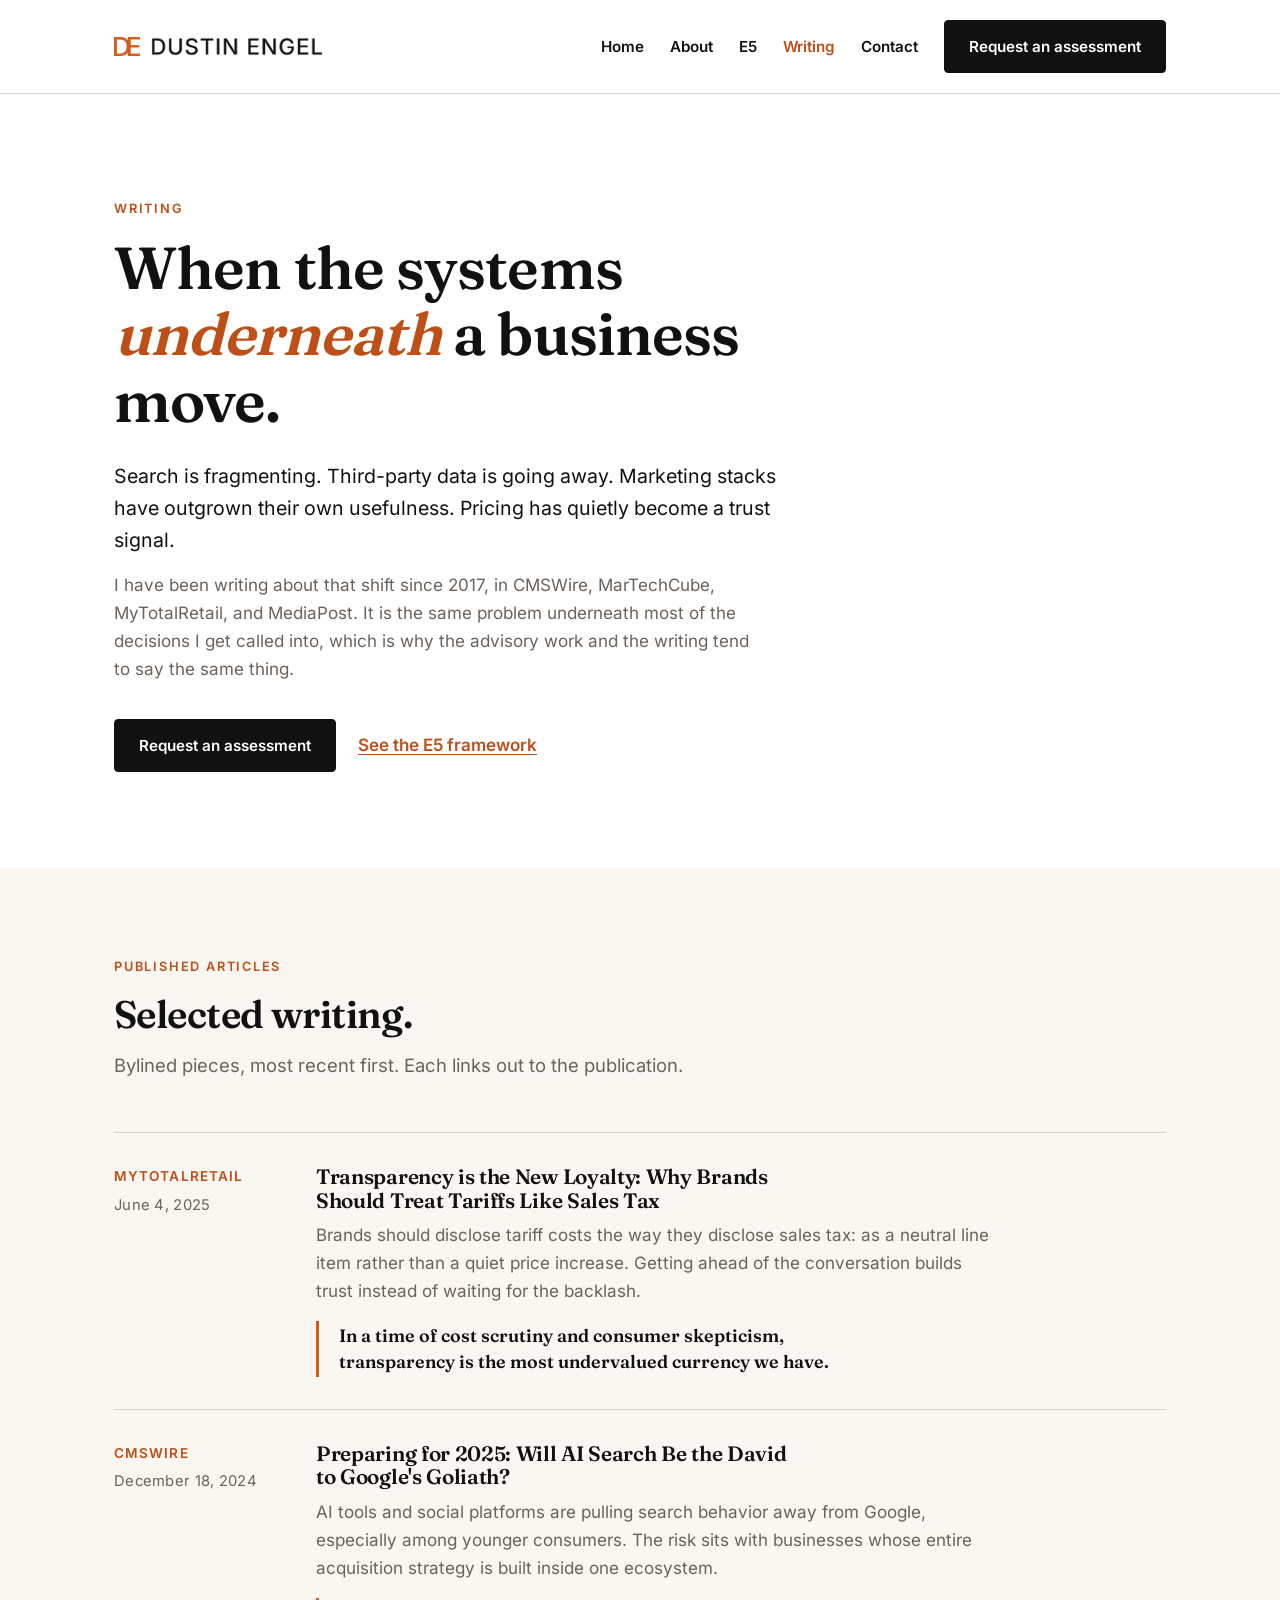
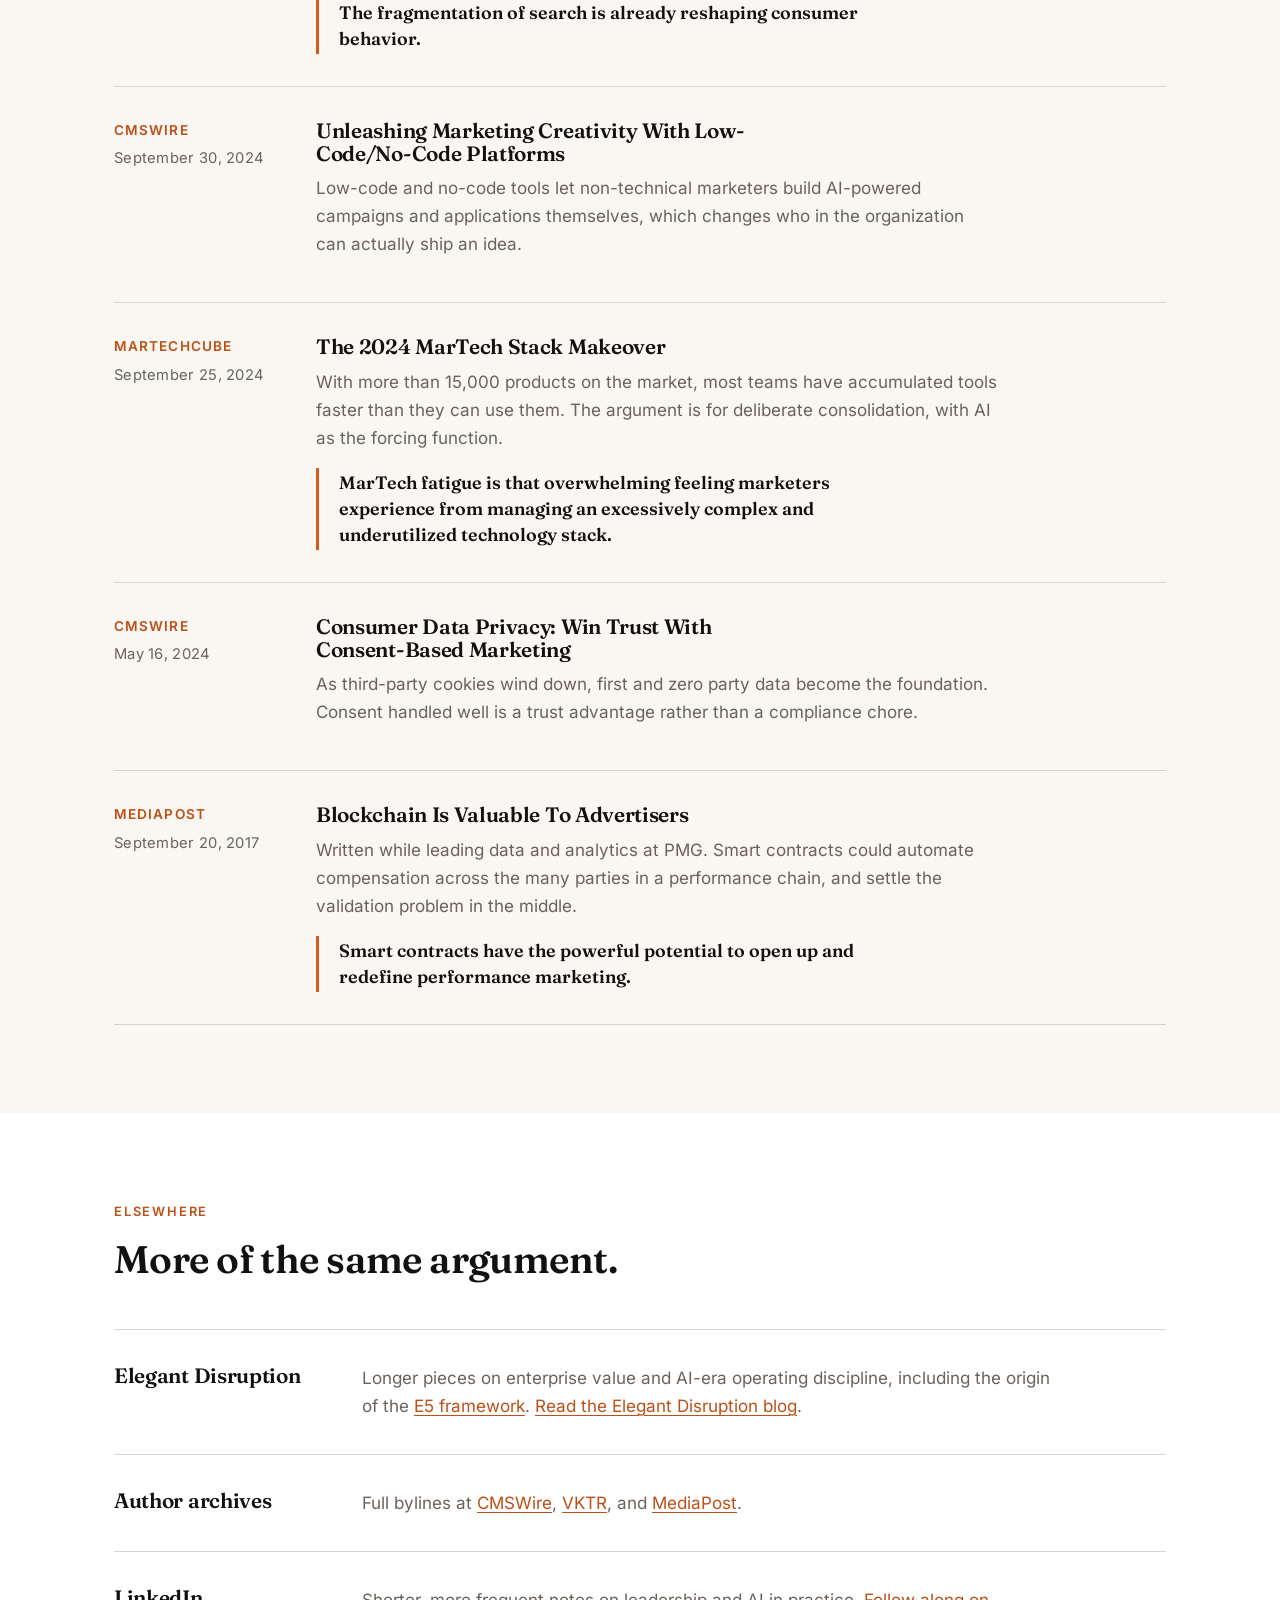
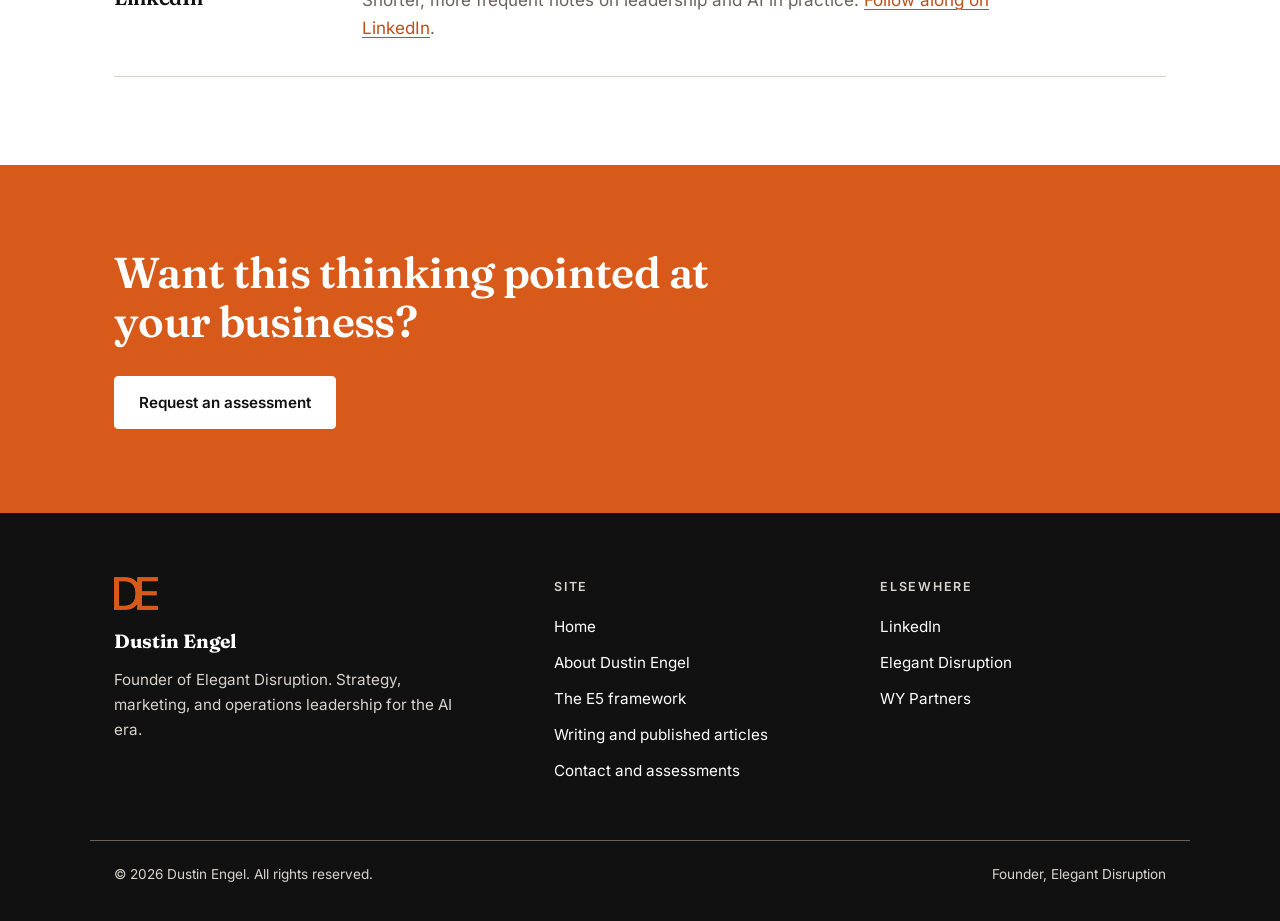
<file: writing.html>
<!DOCTYPE html>
<html lang="en">
<head>
<meta charset="utf-8">
<meta name="viewport" content="width=device-width, initial-scale=1">
<title>Writing by Dustin Engel | AI Search, MarTech, and Trust</title>
<meta name="description" content="Bylined articles by Dustin Engel on AI search, martech consolidation, consent-based data, and pricing transparency, published since 2017.">
<link rel="canonical" href="https://dustin.jakelabate.com/writing.html">
<link rel="icon" href="favicon.ico" sizes="48x48">
<link rel="apple-touch-icon" href="apple-touch-icon.png">
<meta property="og:type" content="website">
<meta property="og:site_name" content="Dustin Engel">
<meta property="og:title" content="Writing by Dustin Engel | AI Search, MarTech, and Trust">
<meta property="og:description" content="Bylined articles on AI search, martech consolidation, consent-based data, and pricing transparency, published since 2017.">
<meta property="og:url" content="https://dustin.jakelabate.com/writing.html">
<meta property="og:image" content="https://dustin.jakelabate.com/img/og/writing.png">
<meta property="og:image:width" content="1200">
<meta property="og:image:height" content="630">
<meta property="og:image:alt" content="Writing by Dustin Engel">
<meta name="twitter:card" content="summary_large_image">
<meta name="twitter:image" content="https://dustin.jakelabate.com/img/og/writing.png">
<link rel="stylesheet" href="fonts/fonts.css">
<link rel="preload" as="font" type="font/woff2" href="fonts/fraunces-latin-600-normal.woff2" crossorigin>
<link rel="preload" as="font" type="font/woff2" href="fonts/inter-latin-400-normal.woff2" crossorigin>
<script type="application/ld+json">
{
  "@context": "https://schema.org",
  "@graph": [
    {
      "@type": "WebSite",
      "@id": "https://dustin.jakelabate.com/#website",
      "url": "https://dustin.jakelabate.com/",
      "name": "Dustin Engel",
      "publisher": { "@id": "https://dustin.jakelabate.com/#person" }
    },
    {
      "@type": "CollectionPage",
      "@id": "https://dustin.jakelabate.com/writing.html#webpage",
      "url": "https://dustin.jakelabate.com/writing.html",
      "name": "Writing by Dustin Engel | AI Search, MarTech, and Trust",
      "isPartOf": { "@id": "https://dustin.jakelabate.com/#website" },
      "about": { "@id": "https://dustin.jakelabate.com/#person" },
      "mainEntity": { "@id": "https://dustin.jakelabate.com/writing.html#list" }
    },
    {
      "@type": "ItemList",
      "@id": "https://dustin.jakelabate.com/writing.html#list",
      "name": "Published articles by Dustin Engel",
      "itemListOrder": "https://schema.org/ItemListOrderDescending",
      "numberOfItems": 6,
      "itemListElement": [
        { "@type": "ListItem", "position": 1, "name": "Transparency is the New Loyalty: Why Brands Should Treat Tariffs Like Sales Tax", "url": "https://www.mytotalretail.com/article/transparency-is-the-new-loyalty-why-brands-should-treat-tariffs-like-sales-tax/" },
        { "@type": "ListItem", "position": 2, "name": "Preparing for 2025: Will AI Search Be the David to Google's Goliath?", "url": "https://www.cmswire.com/digital-marketing/preparing-for-2025-will-ai-search-be-the-david-to-googles-goliath/" },
        { "@type": "ListItem", "position": 3, "name": "Unleashing Marketing Creativity With Low-Code/No-Code Platforms", "url": "https://www.cmswire.com/digital-marketing/unleashing-marketing-creativity-with-low-codeno-code-platforms/" },
        { "@type": "ListItem", "position": 4, "name": "The 2024 MarTech Stack Makeover", "url": "https://www.martechcube.com/the-2024-martech-stack-makeover/" },
        { "@type": "ListItem", "position": 5, "name": "Consumer Data Privacy: Win Trust With Consent-Based Marketing", "url": "https://www.cmswire.com/digital-marketing/consumer-data-privacy-win-trust-with-consent-based-marketing/" },
        { "@type": "ListItem", "position": 6, "name": "Blockchain Is Valuable To Advertisers", "url": "https://www.mediapost.com/publications/article/307581/blockchain-is-valuable-to-advertisers.html" }
      ]
    },
    {
      "@type": "Person",
      "@id": "https://dustin.jakelabate.com/#person",
      "name": "Dustin Engel",
      "url": "https://dustin.jakelabate.com/",
      "image": "https://dustin.jakelabate.com/img/dustin-engel-headshot.png",
      "jobTitle": "Founder and Principal Consultant",
      "description": "Strategy, marketing, and operations leader with two decades of experience across agencies, marketing technology, and corporate development. Founder of Elegant Disruption.",
      "worksFor": { "@id": "https://dustin.jakelabate.com/#org" },
      "alumniOf": { "@type": "CollegeOrUniversity", "name": "Seattle University" },
      "knowsAbout": [
        "Artificial intelligence strategy",
        "AI search and discovery",
        "Marketing technology consolidation",
        "Corporate strategy and mergers and acquisitions",
        "Agency operations",
        "Marketing analytics and attribution",
        "Consent-based marketing and data privacy",
        "Enterprise value optimization"
      ],
      "sameAs": [
        "https://www.dustinengel.com/",
        "https://www.linkedin.com/in/dustin/",
        "https://www.elegantdisruption.com/team",
        "https://wypartners.com/team/dustin-engel/",
        "https://www.aaaa.org/person/dustin-engel/",
        "https://www.cmswire.com/author/dustin-engel/",
        "https://www.vktr.com/author/dustin-engel/",
        "https://www.mediapost.com/publications/author/6958/dustin-engel/"
      ]
    },
    {
      "@type": "Organization",
      "@id": "https://dustin.jakelabate.com/#org",
      "name": "Elegant Disruption",
      "url": "https://www.elegantdisruption.com/",
      "description": "Strategy and management consulting focused on unlocking enterprise value for marketing services and technology clients.",
      "founder": { "@id": "https://dustin.jakelabate.com/#person" }
    },
    {
      "@type": "BreadcrumbList",
      "@id": "https://dustin.jakelabate.com/writing.html#breadcrumbs",
      "itemListElement": [
        { "@type": "ListItem", "position": 1, "name": "Home", "item": "https://dustin.jakelabate.com/" },
        { "@type": "ListItem", "position": 2, "name": "Writing", "item": "https://dustin.jakelabate.com/writing.html" }
      ]
    }
  ]
}
</script>
<style>
/* Shared styles inlined into every page. Source of truth for the design system. */
:root{
  --ink:#111111;
  --paper:#ffffff;
  --cream:#faf6f2;
  --muted:#6a625c;
  --brand:#d85a1a;
  --brand-text:#bd4f17;
  --brand-text-dark:#d85a1a;
  --paper-dim:#d9d3cd;
}
*{box-sizing:border-box;margin:0;padding:0}
html{scroll-behavior:smooth}
body{
  font-family:'Inter','Inter Fallback',Arial,sans-serif;
  color:var(--ink);
  background:var(--paper);
  font-size:1.0625rem;
  line-height:1.65;
  -webkit-font-smoothing:antialiased;
}
h1,h2,h3{font-family:'Fraunces','Fraunces Fallback',Georgia,serif;font-weight:600;line-height:1.12;letter-spacing:-0.015em}
img{max-width:100%;height:auto;display:block}
a{color:var(--brand-text);text-decoration-thickness:1px;text-underline-offset:3px}
a:hover{text-decoration-thickness:2px}
:focus-visible{outline:3px solid var(--brand);outline-offset:2px;border-radius:2px}
.wrap{max-width:1100px;margin:0 auto;padding:0 24px}
.skip{position:absolute;left:-9999px;top:0;background:var(--ink);color:var(--paper);padding:10px 16px;z-index:99}
.skip:focus{left:12px;top:12px}

/* Header */
.site-header{background:var(--paper);border-bottom:1px solid var(--paper-dim)}
.nav-row{display:flex;align-items:center;justify-content:space-between;gap:20px;padding:20px 24px}
.wordmark{display:flex;align-items:center;gap:11px;text-decoration:none}
.wordmark img.mark{width:26px;height:auto}
.wordmark img.type{width:172px;height:auto}
.site-nav{display:flex;align-items:center;gap:26px}
.site-nav a{color:var(--ink);text-decoration:none;font-size:0.95rem;font-weight:600}
.site-nav a:hover{color:var(--brand-text)}
.site-nav a[aria-current="page"]{color:var(--brand-text)}
.site-nav a.btn{color:var(--paper)}
.site-nav a.btn:hover{color:var(--paper)}

/* Buttons */
.btn{display:inline-block;background:var(--ink);color:var(--paper);font-weight:600;font-size:0.95rem;padding:13px 24px;border-radius:4px;text-decoration:none;border:1px solid var(--ink)}
.btn:hover{background:var(--brand);border-color:var(--brand)}
.btn-on-dark{background:var(--paper);color:var(--ink);border-color:var(--paper)}
.btn-on-dark:hover{background:var(--cream);border-color:var(--cream);color:var(--ink)}
.text-link{font-weight:600}

/* Sections */
.section{padding:88px 0}
.section-cream{background:var(--cream)}
.section-dark{background:var(--ink);color:var(--paper)}
.section-dark a{color:var(--brand-text-dark)}
.kicker{display:block;font-size:0.8rem;font-weight:600;letter-spacing:0.14em;text-transform:uppercase;color:var(--brand-text);margin-bottom:16px}
.section-dark .kicker{color:var(--brand-text-dark)}
.section h2{font-size:clamp(1.7rem,3.4vw,2.4rem);margin-bottom:14px;max-width:22ch}
.section .lede{font-size:1.15rem;color:var(--muted);max-width:62ch}
.section-dark .lede{color:var(--paper-dim)}
.rule{border:none;border-top:3px solid var(--brand);width:56px;margin:0 0 22px}

/* Hero */
.hero{padding:104px 0 96px}
.hero h1{font-size:clamp(2.3rem,5.4vw,3.7rem);max-width:20ch;margin-bottom:26px}
.hero h1 em{font-style:italic;color:var(--brand-text)}
.hero .intro{font-size:1.22rem;max-width:58ch;margin-bottom:14px}
.hero .sub{color:var(--muted);max-width:58ch;margin-bottom:36px}
.cta-row{display:flex;flex-wrap:wrap;gap:22px;align-items:center}

/* Card grid */
.grid-3{display:grid;grid-template-columns:repeat(3,1fr);gap:36px;margin-top:52px}
.card{border-top:2px solid var(--brand);padding-top:24px}
.card .num{font-family:'Fraunces','Fraunces Fallback',Georgia,serif;font-weight:700;font-size:1rem;color:var(--brand-text);display:block;margin-bottom:14px}
.card h3{font-size:1.35rem;margin-bottom:10px}
.card p{color:var(--muted);font-size:1rem}
.section-cream .card p{color:var(--muted)}

/* Engagement rows */
.rows{margin-top:48px;display:grid;gap:0}
.row-item{display:grid;grid-template-columns:220px 1fr;gap:28px;padding:34px 0;border-top:1px solid var(--paper-dim)}
.row-item:last-child{border-bottom:1px solid var(--paper-dim)}
.row-item h3{font-size:1.3rem}
.row-item p{color:var(--muted);max-width:64ch}

/* FAQ */
.faq{margin-top:44px}
.faq details{border-top:1px solid var(--paper-dim)}
.faq details:last-child{border-bottom:1px solid var(--paper-dim)}
.faq summary{cursor:pointer;font-weight:600;font-size:1.05rem;padding:22px 36px 22px 0;list-style:none;position:relative}
.faq summary::-webkit-details-marker{display:none}
.faq summary::after{content:"+";position:absolute;right:6px;top:50%;transform:translateY(-50%);font-family:'Fraunces','Fraunces Fallback',Georgia,serif;font-size:1.4rem;color:var(--brand-text)}
.faq details[open] summary::after{content:"\2212"}
.faq .answer{padding:0 0 24px;color:var(--muted);max-width:68ch}

/* CTA band */
.cta-band{background:var(--brand);padding:84px 0}
.cta-band h2{color:var(--paper);font-size:clamp(1.9rem,4vw,2.7rem);max-width:24ch;margin-bottom:30px}

/* Footer */
.site-footer{background:var(--ink);color:var(--paper);padding:64px 0 36px}
.footer-grid{display:grid;grid-template-columns:1.4fr 1fr 1fr;gap:40px}
.footer-mark{width:44px;height:auto;margin-bottom:16px}
.footer-name{font-family:'Fraunces','Fraunces Fallback',Georgia,serif;font-weight:700;font-size:1.2rem;margin-bottom:10px}
.footer-sub{color:var(--paper-dim);font-size:0.95rem;max-width:34ch}
.footer-h{font-size:0.78rem;font-weight:600;letter-spacing:0.14em;text-transform:uppercase;color:var(--paper-dim);margin-bottom:14px}
.footer-col ul{list-style:none}
.footer-col li{margin-bottom:8px}
.footer-col a{color:var(--paper);text-decoration:none;font-size:0.95rem}
.footer-col a:hover{color:var(--brand-text-dark);text-decoration:underline}
.footer-legal{margin-top:48px;padding-top:22px;border-top:1px solid var(--muted);color:var(--paper-dim);font-size:0.85rem;display:flex;justify-content:space-between;flex-wrap:wrap;gap:10px}

/* About page */
.bio-grid{display:grid;grid-template-columns:1.3fr 1fr;gap:56px;align-items:start}
.bio-grid > *{min-width:0}
.bio-grid img{width:100%;height:auto;border-radius:8px;border:1px solid var(--paper-dim)}
.photo-accent{padding:0 0 14px 14px;position:relative}
.photo-accent::before{content:"";position:absolute;left:0;bottom:0;width:60%;height:60%;background:var(--brand);border-radius:8px}
.photo-accent img{position:relative}
.photo-sticky{position:sticky;top:32px}
.chapter{display:grid;grid-template-columns:260px 1fr;gap:28px;padding:30px 0;border-top:1px solid var(--paper-dim)}
.chapter:last-child{border-bottom:1px solid var(--paper-dim)}
.chapter h3{font-size:1.2rem}
.chapter .num{font-family:'Fraunces','Fraunces Fallback',Georgia,serif;font-weight:700;color:var(--brand-text);display:block;font-size:1rem;margin-bottom:4px}
.chapter .org-note{font-size:0.9rem;color:var(--brand-text);font-weight:600}
.chapter p{color:var(--muted);max-width:60ch}
.fact-list{list-style:none;margin-top:26px}
.fact-list li{padding:14px 0 14px 26px;border-top:1px solid var(--paper-dim);position:relative;color:var(--muted)}
.fact-list li::before{content:"";position:absolute;left:2px;top:24px;width:9px;height:9px;background:var(--brand);border-radius:50%}
.fact-list li strong{color:var(--ink)}

/* Contact page */
.contact-grid{display:grid;grid-template-columns:1.2fr 1fr;gap:56px;margin-top:52px}
.contact-card{background:var(--cream);border-top:2px solid var(--brand);padding:30px;border-radius:6px}
.contact-card h3{font-size:1.2rem;margin-bottom:10px}
.contact-card p{color:var(--muted);font-size:1rem;margin-bottom:14px}

@media (max-width:860px){
  .photo-sticky{position:static}
  .wordmark img.type{width:140px}
  .wordmark img.mark{width:22px}
  .grid-3{grid-template-columns:1fr;gap:30px}
  .row-item,.chapter{grid-template-columns:1fr;gap:8px}
  .bio-grid,.contact-grid{grid-template-columns:1fr;gap:36px}
  .footer-grid{grid-template-columns:1fr;gap:32px}
  .section{padding:64px 0}
  .hero{padding:72px 0 64px}
  .site-nav{gap:16px}
  .site-nav .btn{display:none}
}

@media (max-width:620px){
  .nav-row{padding:16px 20px;gap:12px}
  .wordmark img.type{display:none}
  .wordmark img.mark{width:28px}
  .site-nav{gap:15px}
  .site-nav a{font-size:0.9rem}
  .wrap{padding:0 20px}
}

/* Writing list */
.pieces{margin-top:52px}
.piece{display:grid;grid-template-columns:170px 1fr;gap:32px;padding:32px 0;border-top:1px solid var(--paper-dim)}
.piece:last-child{border-bottom:1px solid var(--paper-dim)}
.piece .meta{font-size:0.85rem;font-weight:600;letter-spacing:0.08em;text-transform:uppercase;color:var(--brand-text)}
.piece .date{display:block;color:var(--muted);font-weight:400;letter-spacing:0.02em;text-transform:none;font-size:0.92rem;margin-top:5px}
.piece h3{font-size:1.3rem;margin-bottom:9px;max-width:34ch}
.piece h3 a{color:var(--ink);text-decoration:none}
.piece h3 a:hover{color:var(--brand-text);text-decoration:underline}
.piece p{color:var(--muted);max-width:62ch;margin-bottom:12px}
.piece .go{font-size:0.92rem;font-weight:600}
.quote{border-left:3px solid var(--brand);padding:2px 0 2px 20px;margin:16px 0 0;font-family:'Fraunces','Fraunces Fallback',Georgia,serif;font-size:1.12rem;line-height:1.45;max-width:48ch;color:var(--ink)}
/* Deals */
.deals{display:grid;grid-template-columns:repeat(3,1fr);gap:32px;margin-top:48px}
.deal{background:var(--paper);border-top:3px solid var(--brand);padding:26px 24px 28px;border-radius:0 0 6px 6px}
.section-cream .deal{background:var(--paper)}
.deal h3{font-size:1.25rem;margin-bottom:8px}
.deal p{color:var(--muted);font-size:0.97rem}
@media (max-width:860px){
  .piece{grid-template-columns:1fr;gap:10px}
  .deals{grid-template-columns:1fr;gap:22px}
}
@media (max-width:620px){
  .site-nav{gap:13px}
  .site-nav a{font-size:0.86rem}
}

</style>
</head>
<body>
<a class="skip" href="#main">Skip to content</a>
<header class="site-header">
  <div class="wrap nav-row">
    <a class="wordmark" href="index.html" aria-label="Dustin Engel, home">
      <img class="mark" src="img/logo-orange.png" alt="" width="329" height="244">
      <img class="type" src="img/logo-black.png" alt="Dustin Engel" width="426" height="47">
    </a>
    <nav class="site-nav" aria-label="Main">
      <a href="index.html">Home</a>
      <a href="about.html">About</a>
      <a href="e5.html">E5</a>
      <a href="writing.html" aria-current="page">Writing</a>
      <a href="contact.html">Contact</a>
      <a class="btn" href="contact.html">Request an assessment</a>
    </nav>
  </div>
</header>

<main id="main">
  <section class="hero">
    <div class="wrap">
      <span class="kicker">Writing</span>
      <h1>When the systems <em>underneath</em> a business move.</h1>
      <p class="intro">Search is fragmenting. Third-party data is going away. Marketing stacks have outgrown their own usefulness. Pricing has quietly become a trust signal.</p>
      <p class="sub">I have been writing about that shift since 2017, in CMSWire, MarTechCube, MyTotalRetail, and MediaPost. It is the same problem underneath most of the decisions I get called into, which is why the advisory work and the writing tend to say the same thing.</p>
      <div class="cta-row">
        <a class="btn" href="contact.html">Request an assessment</a>
        <a class="text-link" href="e5.html">See the E5 framework</a>
      </div>
    </div>
  </section>

  <section class="section section-cream">
    <div class="wrap">
      <span class="kicker">Published articles</span>
      <h2>Selected writing.</h2>
      <p class="lede">Bylined pieces, most recent first. Each links out to the publication.</p>
      <div class="pieces">

        <article class="piece">
          <p class="meta">MyTotalRetail<span class="date">June 4, 2025</span></p>
          <div>
            <h3><a href="https://www.mytotalretail.com/article/transparency-is-the-new-loyalty-why-brands-should-treat-tariffs-like-sales-tax/" rel="noopener">Transparency is the New Loyalty: Why Brands Should Treat Tariffs Like Sales Tax</a></h3>
            <p>Brands should disclose tariff costs the way they disclose sales tax: as a neutral line item rather than a quiet price increase. Getting ahead of the conversation builds trust instead of waiting for the backlash.</p>
            <blockquote class="quote">In a time of cost scrutiny and consumer skepticism, transparency is the most undervalued currency we have.</blockquote>
          </div>
        </article>

        <article class="piece">
          <p class="meta">CMSWire<span class="date">December 18, 2024</span></p>
          <div>
            <h3><a href="https://www.cmswire.com/digital-marketing/preparing-for-2025-will-ai-search-be-the-david-to-googles-goliath/" rel="noopener">Preparing for 2025: Will AI Search Be the David to Google's Goliath?</a></h3>
            <p>AI tools and social platforms are pulling search behavior away from Google, especially among younger consumers. The risk sits with businesses whose entire acquisition strategy is built inside one ecosystem.</p>
            <blockquote class="quote">The fragmentation of search is already reshaping consumer behavior.</blockquote>
          </div>
        </article>

        <article class="piece">
          <p class="meta">CMSWire<span class="date">September 30, 2024</span></p>
          <div>
            <h3><a href="https://www.cmswire.com/digital-marketing/unleashing-marketing-creativity-with-low-codeno-code-platforms/" rel="noopener">Unleashing Marketing Creativity With Low-Code/No-Code Platforms</a></h3>
            <p>Low-code and no-code tools let non-technical marketers build AI-powered campaigns and applications themselves, which changes who in the organization can actually ship an idea.</p>
          </div>
        </article>

        <article class="piece">
          <p class="meta">MarTechCube<span class="date">September 25, 2024</span></p>
          <div>
            <h3><a href="https://www.martechcube.com/the-2024-martech-stack-makeover/" rel="noopener">The 2024 MarTech Stack Makeover</a></h3>
            <p>With more than 15,000 products on the market, most teams have accumulated tools faster than they can use them. The argument is for deliberate consolidation, with AI as the forcing function.</p>
            <blockquote class="quote">MarTech fatigue is that overwhelming feeling marketers experience from managing an excessively complex and underutilized technology stack.</blockquote>
          </div>
        </article>

        <article class="piece">
          <p class="meta">CMSWire<span class="date">May 16, 2024</span></p>
          <div>
            <h3><a href="https://www.cmswire.com/digital-marketing/consumer-data-privacy-win-trust-with-consent-based-marketing/" rel="noopener">Consumer Data Privacy: Win Trust With Consent-Based Marketing</a></h3>
            <p>As third-party cookies wind down, first and zero party data become the foundation. Consent handled well is a trust advantage rather than a compliance chore.</p>
          </div>
        </article>

        <article class="piece">
          <p class="meta">MediaPost<span class="date">September 20, 2017</span></p>
          <div>
            <h3><a href="https://www.mediapost.com/publications/article/307581/blockchain-is-valuable-to-advertisers.html" rel="noopener">Blockchain Is Valuable To Advertisers</a></h3>
            <p>Written while leading data and analytics at PMG. Smart contracts could automate compensation across the many parties in a performance chain, and settle the validation problem in the middle.</p>
            <blockquote class="quote">Smart contracts have the powerful potential to open up and redefine performance marketing.</blockquote>
          </div>
        </article>

      </div>
    </div>
  </section>

  <section class="section">
    <div class="wrap">
      <span class="kicker">Elsewhere</span>
      <h2>More of the same argument.</h2>
      <div class="rows">
        <div class="row-item">
          <h3>Elegant Disruption</h3>
          <p>Longer pieces on enterprise value and AI-era operating discipline, including the origin of the <a href="e5.html">E5 framework</a>. <a href="https://www.elegantdisruption.com/insights" rel="noopener">Read the Elegant Disruption blog</a>.</p>
        </div>
        <div class="row-item">
          <h3>Author archives</h3>
          <p>Full bylines at <a href="https://www.cmswire.com/author/dustin-engel/" rel="noopener">CMSWire</a>, <a href="https://www.vktr.com/author/dustin-engel/" rel="noopener">VKTR</a>, and <a href="https://www.mediapost.com/publications/author/6958/dustin-engel/" rel="noopener">MediaPost</a>.</p>
        </div>
        <div class="row-item">
          <h3>LinkedIn</h3>
          <p>Shorter, more frequent notes on leadership and AI in practice. <a href="https://www.linkedin.com/in/dustin/" rel="noopener">Follow along on LinkedIn</a>.</p>
        </div>
      </div>
    </div>
  </section>

  <section class="cta-band">
    <div class="wrap">
      <h2>Want this thinking pointed at your business?</h2>
      <a class="btn btn-on-dark" href="contact.html">Request an assessment</a>
    </div>
  </section>
</main>

<footer class="site-footer">
  <div class="wrap footer-grid">
    <div>
      <img class="footer-mark" src="img/logo-orange.png" alt="Dustin Engel" width="329" height="244">
      <p class="footer-name">Dustin Engel</p>
      <p class="footer-sub">Founder of Elegant Disruption. Strategy, marketing, and operations leadership for the AI era.</p>
    </div>
    <nav class="footer-col" aria-label="Footer">
      <p class="footer-h">Site</p>
      <ul>
        <li><a href="index.html">Home</a></li>
        <li><a href="about.html">About Dustin Engel</a></li>
        <li><a href="e5.html">The E5 framework</a></li>
        <li><a href="writing.html">Writing and published articles</a></li>
        <li><a href="contact.html">Contact and assessments</a></li>
      </ul>
    </nav>
    <div class="footer-col">
      <p class="footer-h">Elsewhere</p>
      <ul>
        <li><a href="https://www.linkedin.com/in/dustin/" rel="noopener">LinkedIn</a></li>
        <li><a href="https://www.elegantdisruption.com/" rel="noopener">Elegant Disruption</a></li>
        <li><a href="https://wypartners.com/team/dustin-engel/" rel="noopener">WY Partners</a></li>
      </ul>
    </div>
  </div>
  <div class="wrap footer-legal">
    <p>&copy; 2026 Dustin Engel. All rights reserved.</p>
    <p>Founder, Elegant Disruption</p>
  </div>
</footer>
</body>
</html>
</file>
<file: fonts/fonts.css>
/* Vendored fonts. Same origin as the HTML, so no third-party request,
   no connection setup, and nothing to block the first paint.
   The Fallback faces are metric matched, so the swap moves no text. */

@font-face {
  font-family: 'Fraunces';
  font-style: normal;
  font-weight: 600;
  font-display: swap;
  src: url('fraunces-latin-600-normal.woff2') format('woff2');
  unicode-range: U+0000-00FF, U+0131, U+0152-0153, U+02BB-02BC, U+02C6, U+02DA, U+02DC, U+0304, U+0308, U+0329, U+2000-206F, U+20AC, U+2122, U+2191, U+2193, U+2212, U+2215, U+FEFF, U+FFFD;
}

@font-face {
  font-family: 'Fraunces';
  font-style: normal;
  font-weight: 700;
  font-display: swap;
  src: url('fraunces-latin-700-normal.woff2') format('woff2');
  unicode-range: U+0000-00FF, U+0131, U+0152-0153, U+02BB-02BC, U+02C6, U+02DA, U+02DC, U+0304, U+0308, U+0329, U+2000-206F, U+20AC, U+2122, U+2191, U+2193, U+2212, U+2215, U+FEFF, U+FFFD;
}

@font-face {
  font-family: 'Fraunces Fallback';
  src: local('Arial');
  size-adjust: 108.26%;
  ascent-override: 90.34%;
  descent-override: 23.55%;
  line-gap-override: 0.00%;
}

@font-face {
  font-family: 'Inter';
  font-style: normal;
  font-weight: 400;
  font-display: swap;
  src: url('inter-latin-400-normal.woff2') format('woff2');
  unicode-range: U+0000-00FF, U+0131, U+0152-0153, U+02BB-02BC, U+02C6, U+02DA, U+02DC, U+0304, U+0308, U+0329, U+2000-206F, U+20AC, U+2122, U+2191, U+2193, U+2212, U+2215, U+FEFF, U+FFFD;
}

@font-face {
  font-family: 'Inter';
  font-style: normal;
  font-weight: 600;
  font-display: swap;
  src: url('inter-latin-600-normal.woff2') format('woff2');
  unicode-range: U+0000-00FF, U+0131, U+0152-0153, U+02BB-02BC, U+02C6, U+02DA, U+02DC, U+0304, U+0308, U+0329, U+2000-206F, U+20AC, U+2122, U+2191, U+2193, U+2212, U+2215, U+FEFF, U+FFFD;
}

@font-face {
  font-family: 'Inter Fallback';
  src: local('Arial');
  size-adjust: 107.33%;
  ascent-override: 90.26%;
  descent-override: 22.47%;
  line-gap-override: 0.00%;
}
</file>
